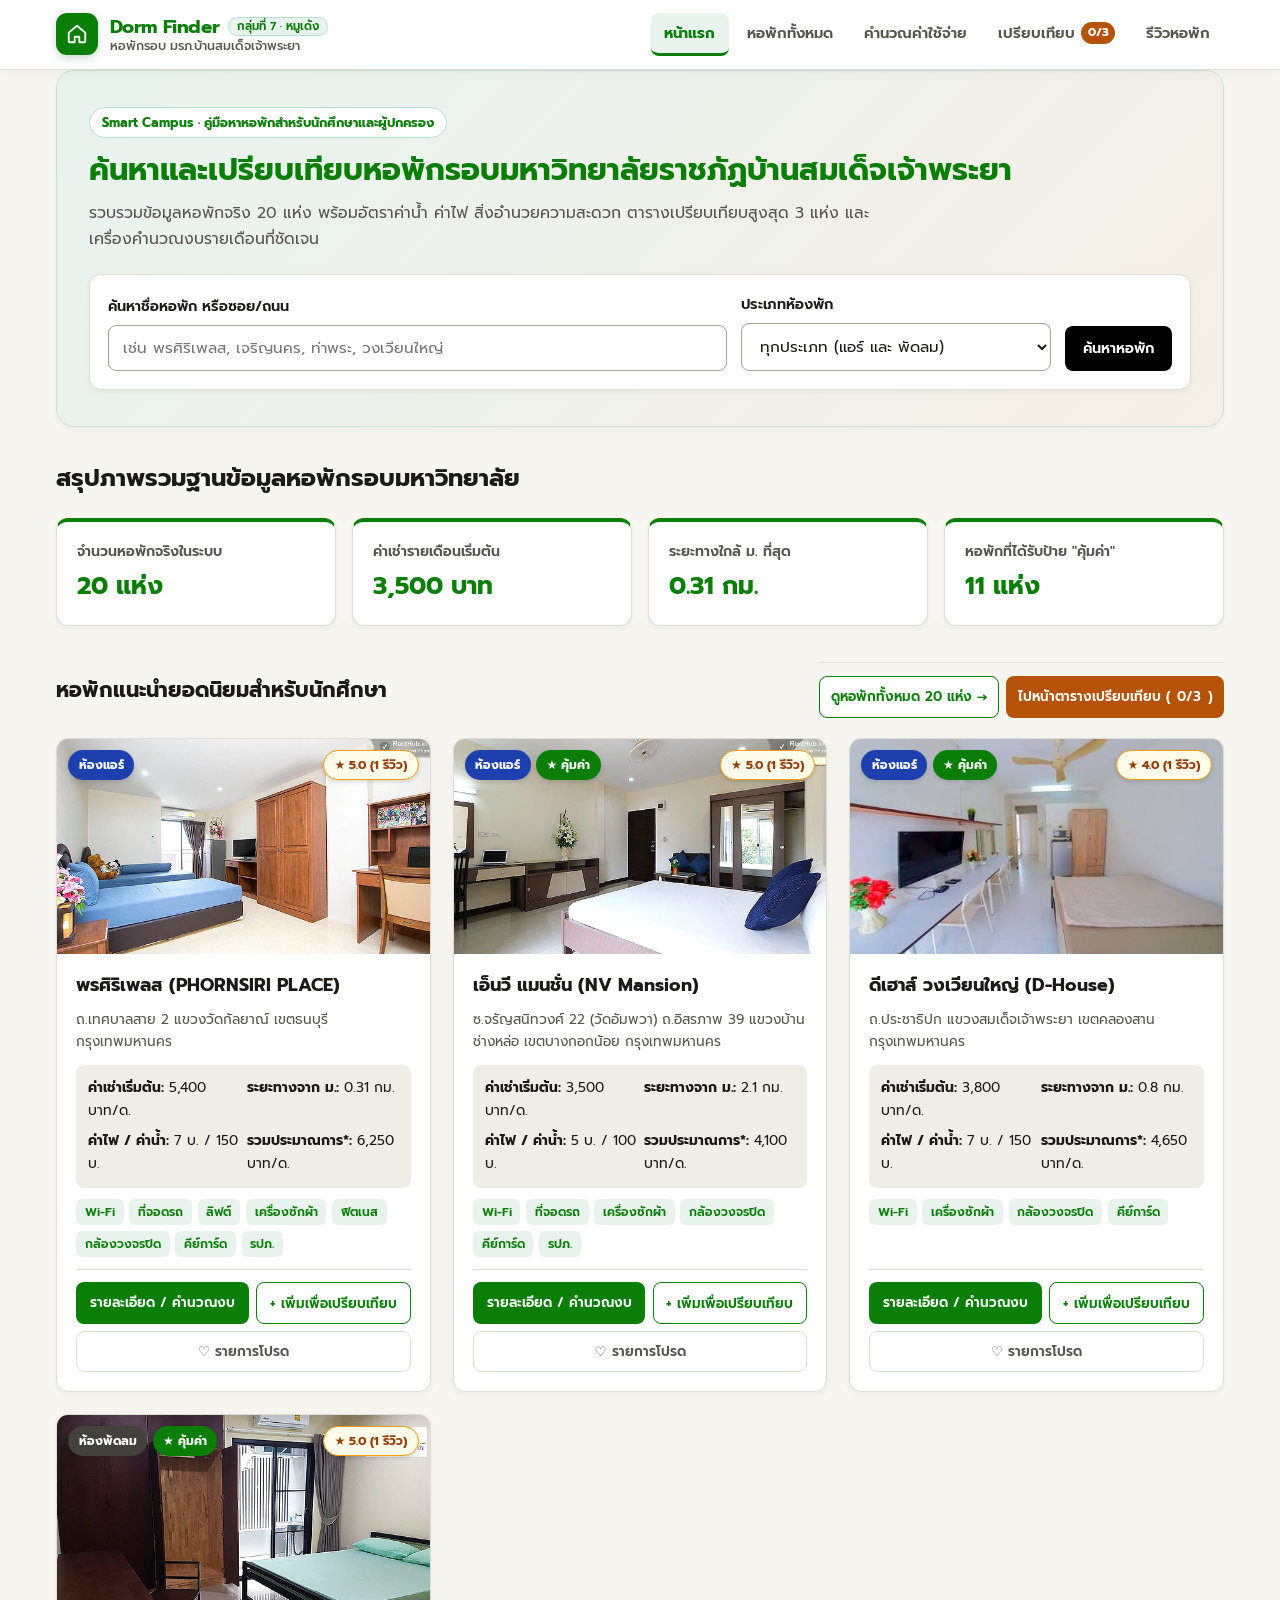
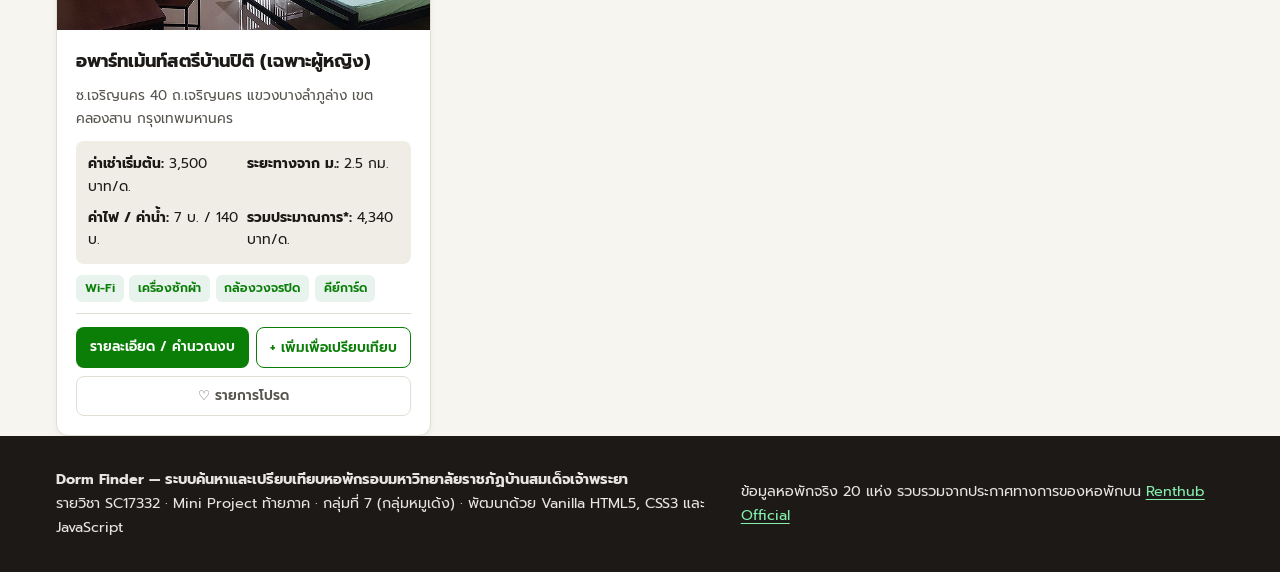
<file: index.html>
<!DOCTYPE html>
<html lang="th">
<head>
  <meta charset="UTF-8">
  <meta name="viewport" content="width=device-width, initial-scale=1.0">
  <meta name="description" content="ค้นหา เปรียบเทียบ และคำนวณค่าใช้จ่ายรายเดือนหอพักรอบมหาวิทยาลัยราชภัฏบ้านสมเด็จเจ้าพระยา">
  <title>Dorm Finder — หน้าแรก | ค้นหาและเปรียบเทียบหอพักรอบมหาวิทยาลัย</title>
  <link rel="preconnect" href="https://fonts.googleapis.com">
  <link rel="preconnect" href="https://fonts.gstatic.com" crossorigin>
  <link href="https://fonts.googleapis.com/css2?family=Prompt:wght@400;500;600;700&family=Sarabun:wght@400;600;700&display=swap" rel="stylesheet">
  <link rel="stylesheet" href="css/style.css">
</head>
<body>
  <a href="#main-content" class="skip-link">ข้ามไปยังเนื้อหาหลัก</a>
  <header class="site-header">
    <div class="container header-inner">
      <a href="index.html" class="brand-link">
        <span class="brand-mark" aria-hidden="true">
          <svg viewBox="0 0 24 24">
            <path d="M3 10.5L12 3l9 7.5V20a1 1 0 0 1-1 1h-5.5v-6h-5v6H4a1 1 0 0 1-1-1v-9.5z"/>
          </svg>
        </span>
        <span class="brand-text">
          <span class="brand-title-row">
            <span class="brand-name">Dorm Finder</span>
            <span class="brand-tag">กลุ่มที่ 7 · หมูเด้ง</span>
          </span>
          <span class="brand-sub">หอพักรอบ มรภ.บ้านสมเด็จเจ้าพระยา</span>
        </span>
      </a>
      <nav class="main-nav" aria-label="เมนูหลักของเว็บไซต์">
        <ul>
          <li><a href="index.html" class="nav-link" aria-current="page">หน้าแรก</a></li>
          <li><a href="dorms.html" class="nav-link">หอพักทั้งหมด</a></li>
          <li><a href="dorm.html" class="nav-link">คำนวณค่าใช้จ่าย</a></li>
          <li><a href="compare.html" class="nav-link">เปรียบเทียบ <span class="nav-compare-badge js-compare-count" aria-label="จำนวนหอที่เลือกเปรียบเทียบ">0/3</span></a></li>
          <li><a href="review.html" class="nav-link">รีวิวหอพัก</a></li>
        </ul>
      </nav>
    </div>
  </header>

  <main id="main-content" class="container">
    <section class="hero-section" aria-labelledby="hero-heading">
      <span class="hero-eyebrow">Smart Campus · คู่มือหาหอพักสำหรับนักศึกษาและผู้ปกครอง</span>
      <h1 id="hero-heading">ค้นหาและเปรียบเทียบหอพักรอบมหาวิทยาลัยราชภัฏบ้านสมเด็จเจ้าพระยา</h1>
      <p class="hero-subtitle">รวบรวมข้อมูลหอพักจริง 20 แห่ง พร้อมอัตราค่าน้ำ ค่าไฟ สิ่งอำนวยความสะดวก ตารางเปรียบเทียบสูงสุด 3 แห่ง และเครื่องคำนวณงบรายเดือนที่ชัดเจน</p>

      <form action="dorms.html" method="GET" class="hero-search-form" aria-label="ฟอร์มค้นหาหอพักด่วน">
        <div class="form-group">
          <label for="quick-q" class="form-label">ค้นหาชื่อหอพัก หรือซอย/ถนน</label>
          <input type="search" id="quick-q" name="q" class="form-control" placeholder="เช่น พรศิริเพลส, เจริญนคร, ท่าพระ, วงเวียนใหญ่">
        </div>
        <div class="form-group">
          <label for="quick-room-type" class="form-label">ประเภทห้องพัก</label>
          <select id="quick-room-type" name="roomType" class="form-control">
            <option value="all">ทุกประเภท (แอร์ และ พัดลม)</option>
            <option value="แอร์">ห้องแอร์ (16 แห่ง)</option>
            <option value="พัดลม">ห้องพัดลม (4 แห่ง)</option>
          </select>
        </div>
        <div class="form-group">
          <button type="submit" class="btn btn-tast">ค้นหาหอพัก</button>
        </div>
      </form>
    </section>

    <section aria-labelledby="stats-heading">
      <h2 id="stats-heading" class="section-header">สรุปภาพรวมฐานข้อมูลหอพักรอบมหาวิทยาลัย</h2>
      <div class="stats-grid">
        <article class="stat-card">
          <p class="stat-label">จำนวนหอพักจริงในระบบ</p>
          <p class="stat-value" id="stat-total-dorms">20 แห่ง</p>
        </article>
        <article class="stat-card">
          <p class="stat-label">ค่าเช่ารายเดือนเริ่มต้น</p>
          <p class="stat-value" id="stat-min-rent">3,500 บาท</p>
        </article>
        <article class="stat-card">
          <p class="stat-label">ระยะทางใกล้ ม. ที่สุด</p>
          <p class="stat-value" id="stat-min-distance">0.31 กม.</p>
        </article>
        <article class="stat-card">
          <p class="stat-label">หอพักที่ได้รับป้าย "คุ้มค่า"</p>
          <p class="stat-value" id="stat-value-count">11 แห่ง</p>
        </article>
      </div>
    </section>

    <div id="home-status-banner" class="status-banner info" role="status" aria-live="polite" hidden></div>

    <section aria-labelledby="featured-heading">
      <div class="section-header">
        <h2 id="featured-heading">หอพักแนะนำยอดนิยมสำหรับนักศึกษา</h2>
        <div class="dorm-card-actions">
          <a href="dorms.html" class="btn btn-outline">ดูหอพักทั้งหมด 20 แห่ง →</a>
          <a href="compare.html" class="btn btn-secondary">ไปหน้าตารางเปรียบเทียบ (<span class="js-compare-count">0/3</span>)</a>
        </div>
      </div>
      <div id="featured-dorms-grid" class="dorm-grid" aria-live="polite">
        <p>กำลังโหลดข้อมูลหอพักแนะนำ...</p>
      </div>
    </section>
  </main>

  <footer class="site-footer">
    <div class="container footer-inner">
      <div>
        <p><strong>Dorm Finder — ระบบค้นหาและเปรียบเทียบหอพักรอบมหาวิทยาลัยราชภัฏบ้านสมเด็จเจ้าพระยา</strong></p>
        <p>รายวิชา SC17332 · Mini Project ท้ายภาค · กลุ่มที่ 7 (กลุ่มหมูเด้ง) · พัฒนาด้วย Vanilla HTML5, CSS3 และ JavaScript</p>
      </div>
      <div>
        <p>ข้อมูลหอพักจริง 20 แห่ง รวบรวมจากประกาศทางการของหอพักบน <a href="https://www.renthub.in.th" target="_blank" rel="noopener noreferrer">Renthub Official</a></p>
      </div>
    </div>
  </footer>
  <script src="js/storage.js"></script>
  <script src="js/data-service.js"></script>
  <script src="js/index.js"></script>
</body>
</html>
</file>
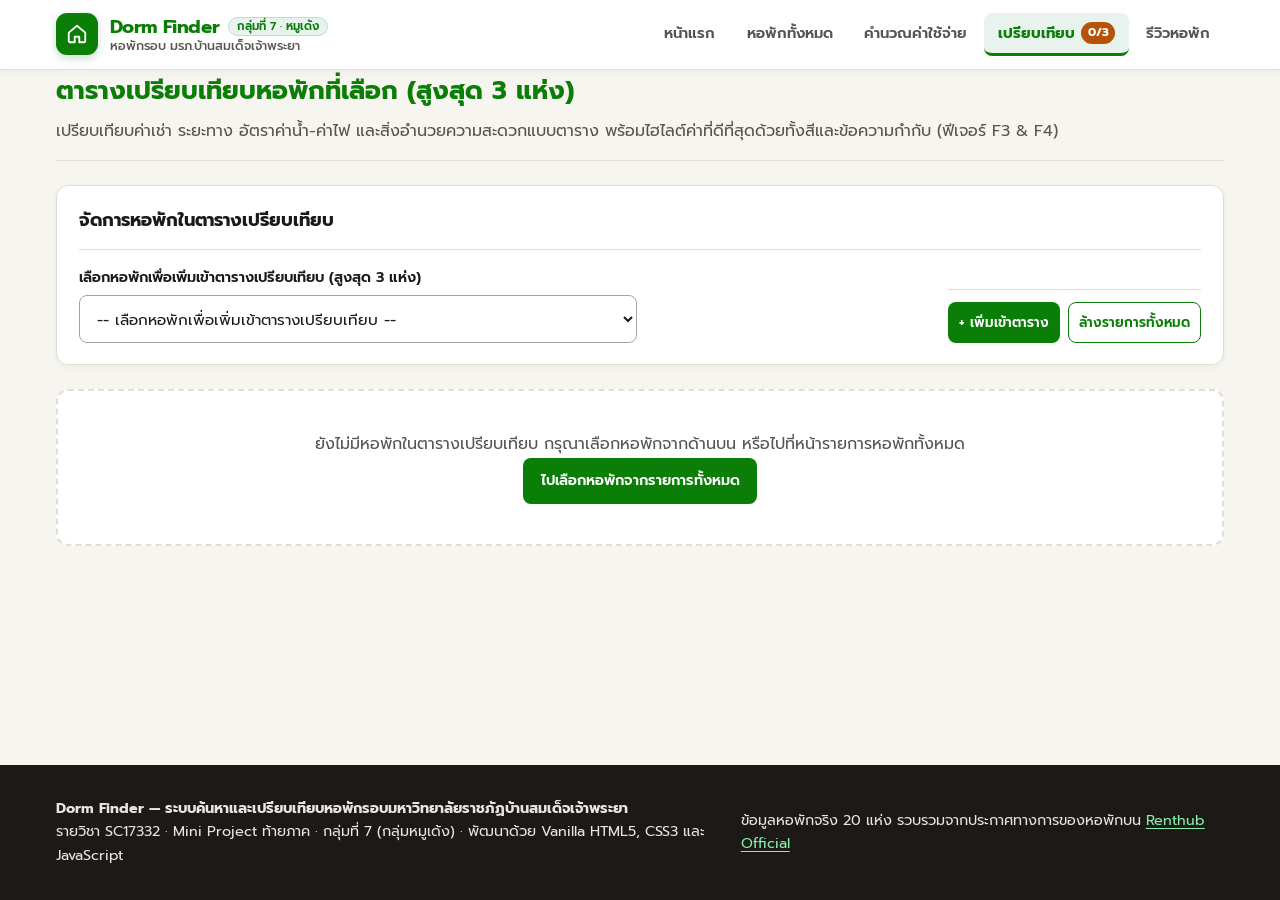
<file: compare.html>
<!DOCTYPE html>
<html lang="th">
<head>
  <meta charset="UTF-8">
  <meta name="viewport" content="width=device-width, initial-scale=1.0">
  <meta name="description" content="ตารางเปรียบเทียบหอพักสูงสุด 3 แห่ง พร้อมไฮไลต์ค่าที่ดีที่สุดของแต่ละแถวตามหลัก Accessibility">
  <title>Dorm Finder — ตารางเปรียบเทียบหอพัก (สูงสุด 3 แห่ง)</title>
  <link rel="preconnect" href="https://fonts.googleapis.com">
  <link rel="preconnect" href="https://fonts.gstatic.com" crossorigin>
  <link href="https://fonts.googleapis.com/css2?family=Prompt:wght@400;500;600;700&family=Sarabun:wght@400;600;700&display=swap" rel="stylesheet">
  <link rel="stylesheet" href="css/style.css">
</head>
<body>
  <a href="#main-content" class="skip-link">ข้ามไปยังเนื้อหาหลัก</a>
  <header class="site-header">
    <div class="container header-inner">
      <a href="index.html" class="brand-link">
        <span class="brand-mark" aria-hidden="true">
          <svg viewBox="0 0 24 24">
            <path d="M3 10.5L12 3l9 7.5V20a1 1 0 0 1-1 1h-5.5v-6h-5v6H4a1 1 0 0 1-1-1v-9.5z"/>
          </svg>
        </span>
        <span class="brand-text">
          <span class="brand-title-row">
            <span class="brand-name">Dorm Finder</span>
            <span class="brand-tag">กลุ่มที่ 7 · หมูเด้ง</span>
          </span>
          <span class="brand-sub">หอพักรอบ มรภ.บ้านสมเด็จเจ้าพระยา</span>
        </span>
      </a>
      <nav class="main-nav" aria-label="เมนูหลักของเว็บไซต์">
        <ul>
          <li><a href="index.html" class="nav-link">หน้าแรก</a></li>
          <li><a href="dorms.html" class="nav-link">หอพักทั้งหมด</a></li>
          <li><a href="dorm.html" class="nav-link">คำนวณค่าใช้จ่าย</a></li>
          <li><a href="compare.html" class="nav-link" aria-current="page">เปรียบเทียบ <span class="nav-compare-badge js-compare-count" aria-label="จำนวนหอที่เลือกเปรียบเทียบ">0/3</span></a></li>
          <li><a href="review.html" class="nav-link">รีวิวหอพัก</a></li>
        </ul>
      </nav>
    </div>
  </header>

  <main id="main-content" class="container">
    <div class="page-header">
      <h1>ตารางเปรียบเทียบหอพักที่เลือก (สูงสุด 3 แห่ง)</h1>
      <p>เปรียบเทียบค่าเช่า ระยะทาง อัตราค่าน้ำ-ค่าไฟ และสิ่งอำนวยความสะดวกแบบตาราง พร้อมไฮไลต์ค่าที่ดีที่สุดด้วยทั้งสีและข้อความกำกับ (ฟีเจอร์ F3 & F4)</p>
    </div>

    <section class="filter-panel" aria-labelledby="quick-add-heading">
      <h2 id="quick-add-heading" class="dorm-card-title">จัดการหอพักในตารางเปรียบเทียบ</h2>
      <div class="filter-actions">
        <div class="form-group">
          <label for="quick-add-dorm-select" class="form-label">เลือกหอพักเพื่อเพิ่มเข้าตารางเปรียบเทียบ (สูงสุด 3 แห่ง)</label>
          <select id="quick-add-dorm-select" class="form-control"></select>
        </div>
        <div class="dorm-card-actions">
          <button type="button" id="quick-add-dorm-btn" class="btn btn-primary">+ เพิ่มเข้าตาราง</button>
          <button type="button" id="clear-compare-btn" class="btn btn-outline">ล้างรายการทั้งหมด</button>
        </div>
      </div>
    </section>

    <div id="compare-status-banner" class="status-banner info" role="status" aria-live="polite" hidden></div>

    <section id="compare-table-wrapper" aria-label="พื้นที่แสดงตารางเปรียบเทียบหอพัก" aria-live="polite">
      <p>กำลังสร้างตารางเปรียบเทียบ...</p>
    </section>
  </main>

  <footer class="site-footer">
    <div class="container footer-inner">
      <div>
        <p><strong>Dorm Finder — ระบบค้นหาและเปรียบเทียบหอพักรอบมหาวิทยาลัยราชภัฏบ้านสมเด็จเจ้าพระยา</strong></p>
        <p>รายวิชา SC17332 · Mini Project ท้ายภาค · กลุ่มที่ 7 (กลุ่มหมูเด้ง) · พัฒนาด้วย Vanilla HTML5, CSS3 และ JavaScript</p>
      </div>
      <div>
        <p>ข้อมูลหอพักจริง 20 แห่ง รวบรวมจากประกาศทางการของหอพักบน <a href="https://www.renthub.in.th" target="_blank" rel="noopener noreferrer">Renthub Official</a></p>
      </div>
    </div>
  </footer>
  <script src="js/storage.js"></script>
  <script src="js/data-service.js"></script>
  <script src="js/compare.js"></script>
</body>
</html>
</file>
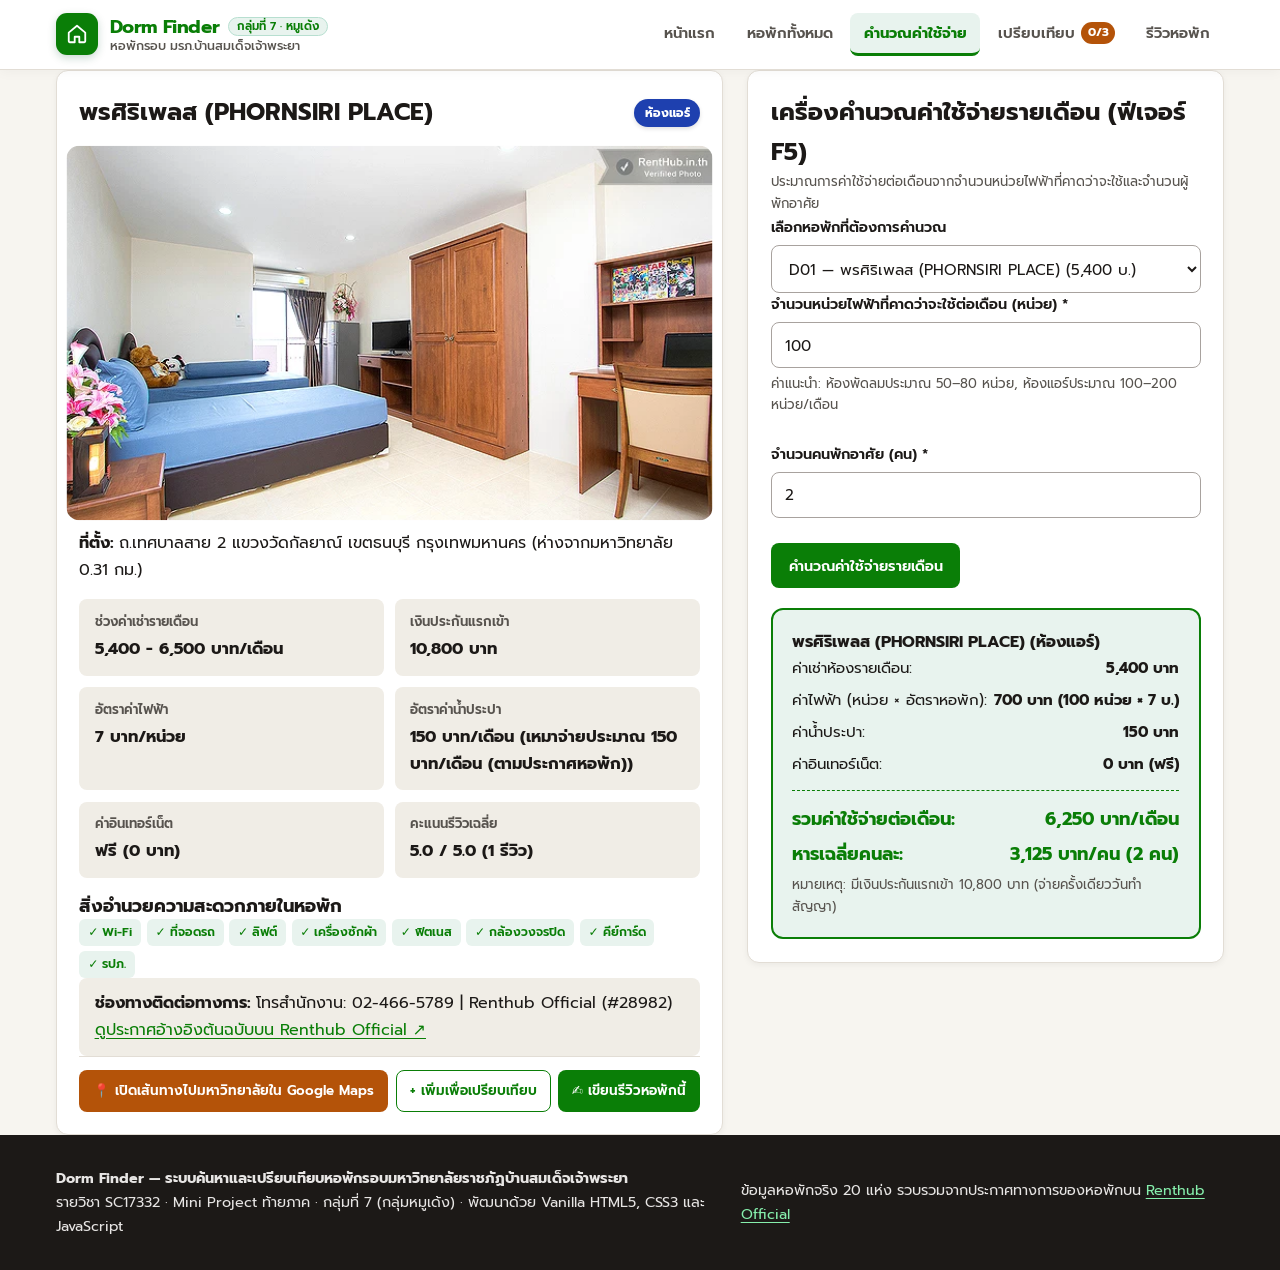
<file: dorm.html>
<!DOCTYPE html>
<html lang="th">
<head>
  <meta charset="UTF-8">
  <meta name="viewport" content="width=device-width, initial-scale=1.0">
  <meta name="description" content="รายละเอียดหอพักและเครื่องคำนวณค่าใช้จ่ายรายเดือนตามจำนวนหน่วยไฟและจำนวนคนพัก">
  <title>Dorm Finder — รายละเอียดหอพักและเครื่องคำนวณค่าใช้จ่ายรายเดือน</title>
  <link rel="preconnect" href="https://fonts.googleapis.com">
  <link rel="preconnect" href="https://fonts.gstatic.com" crossorigin>
  <link href="https://fonts.googleapis.com/css2?family=Prompt:wght@400;500;600;700&family=Sarabun:wght@400;600;700&display=swap" rel="stylesheet">
  <link rel="stylesheet" href="css/style.css">
</head>
<body>
  <a href="#main-content" class="skip-link">ข้ามไปยังเนื้อหาหลัก</a>
  <header class="site-header">
    <div class="container header-inner">
      <a href="index.html" class="brand-link">
        <span class="brand-mark" aria-hidden="true">
          <svg viewBox="0 0 24 24">
            <path d="M3 10.5L12 3l9 7.5V20a1 1 0 0 1-1 1h-5.5v-6h-5v6H4a1 1 0 0 1-1-1v-9.5z"/>
          </svg>
        </span>
        <span class="brand-text">
          <span class="brand-title-row">
            <span class="brand-name">Dorm Finder</span>
            <span class="brand-tag">กลุ่มที่ 7 · หมูเด้ง</span>
          </span>
          <span class="brand-sub">หอพักรอบ มรภ.บ้านสมเด็จเจ้าพระยา</span>
        </span>
      </a>
      <nav class="main-nav" aria-label="เมนูหลักของเว็บไซต์">
        <ul>
          <li><a href="index.html" class="nav-link">หน้าแรก</a></li>
          <li><a href="dorms.html" class="nav-link">หอพักทั้งหมด</a></li>
          <li><a href="dorm.html" class="nav-link" aria-current="page">คำนวณค่าใช้จ่าย</a></li>
          <li><a href="compare.html" class="nav-link">เปรียบเทียบ <span class="nav-compare-badge js-compare-count" aria-label="จำนวนหอที่เลือกเปรียบเทียบ">0/3</span></a></li>
          <li><a href="review.html" class="nav-link">รีวิวหอพัก</a></li>
        </ul>
      </nav>
    </div>
  </header>

  <main id="main-content" class="container">
    <div id="detail-status-banner" class="status-banner info" role="status" aria-live="polite" hidden></div>

    <div class="detail-layout">
      <article id="dorm-detail-content" class="detail-card" aria-live="polite">
        <h1>กำลังโหลดข้อมูลรายละเอียดหอพัก...</h1>
      </article>

      <section class="calculator-card" aria-labelledby="calc-heading">
        <h2 id="calc-heading">เครื่องคำนวณค่าใช้จ่ายรายเดือน (ฟีเจอร์ F5)</h2>
        <p class="field-hint">ประมาณการค่าใช้จ่ายต่อเดือนจากจำนวนหน่วยไฟฟ้าที่คาดว่าจะใช้และจำนวนผู้พักอาศัย</p>

        <form id="cost-calculator-form" novalidate>
          <div class="form-group">
            <label for="calc-dorm-select" class="form-label">เลือกหอพักที่ต้องการคำนวณ</label>
            <select id="calc-dorm-select" class="form-control"></select>
          </div>

          <div class="form-group">
            <label for="elec-units" class="form-label">จำนวนหน่วยไฟฟ้าที่คาดว่าจะใช้ต่อเดือน (หน่วย) *</label>
            <input type="number" id="elec-units" class="form-control" min="0" max="3000" step="10" value="100" required aria-describedby="elec-hint elec-error">
            <span id="elec-hint" class="field-hint">ค่าแนะนำ: ห้องพัดลมประมาณ 50–80 หน่วย, ห้องแอร์ประมาณ 100–200 หน่วย/เดือน</span>
            <p id="elec-error" class="error-message" role="alert" aria-live="assertive"></p>
          </div>

          <div class="form-group">
            <label for="roommates-count" class="form-label">จำนวนคนพักอาศัย (คน) *</label>
            <input type="number" id="roommates-count" class="form-control" min="1" max="10" step="1" value="2" required aria-describedby="roommates-error">
            <p id="roommates-error" class="error-message" role="alert" aria-live="assertive"></p>
          </div>

          <button type="submit" class="btn btn-primary">คำนวณค่าใช้จ่ายรายเดือน</button>
        </form>

        <div class="calc-result-box" aria-live="polite">
          <p><strong id="res-dorm-name">กำลังคำนวณ...</strong></p>
          <ul class="calc-breakdown">
            <li><span>ค่าเช่าห้องรายเดือน:</span> <strong id="res-rent">-</strong></li>
            <li><span>ค่าไฟฟ้า (หน่วย × อัตราหอพัก):</span> <strong id="res-elec">-</strong></li>
            <li><span>ค่าน้ำประปา:</span> <strong id="res-water">-</strong></li>
            <li><span>ค่าอินเทอร์เน็ต:</span> <strong id="res-internet">-</strong></li>
          </ul>
          <div class="calc-total-row">
            <span>รวมค่าใช้จ่ายต่อเดือน:</span>
            <span id="res-total-monthly">-</span>
          </div>
          <div class="calc-total-row">
            <span>หารเฉลี่ยคนละ:</span>
            <span id="res-per-person">-</span>
          </div>
          <p id="res-deposit-note" class="field-hint"></p>
        </div>
      </section>
    </div>
  </main>

  <footer class="site-footer">
    <div class="container footer-inner">
      <div>
        <p><strong>Dorm Finder — ระบบค้นหาและเปรียบเทียบหอพักรอบมหาวิทยาลัยราชภัฏบ้านสมเด็จเจ้าพระยา</strong></p>
        <p>รายวิชา SC17332 · Mini Project ท้ายภาค · กลุ่มที่ 7 (กลุ่มหมูเด้ง) · พัฒนาด้วย Vanilla HTML5, CSS3 และ JavaScript</p>
      </div>
      <div>
        <p>ข้อมูลหอพักจริง 20 แห่ง รวบรวมจากประกาศทางการของหอพักบน <a href="https://www.renthub.in.th" target="_blank" rel="noopener noreferrer">Renthub Official</a></p>
      </div>
    </div>
  </footer>
  <script src="js/storage.js"></script>
  <script src="js/data-service.js"></script>
  <script src="js/dorm-detail.js"></script>
</body>
</html>
</file>
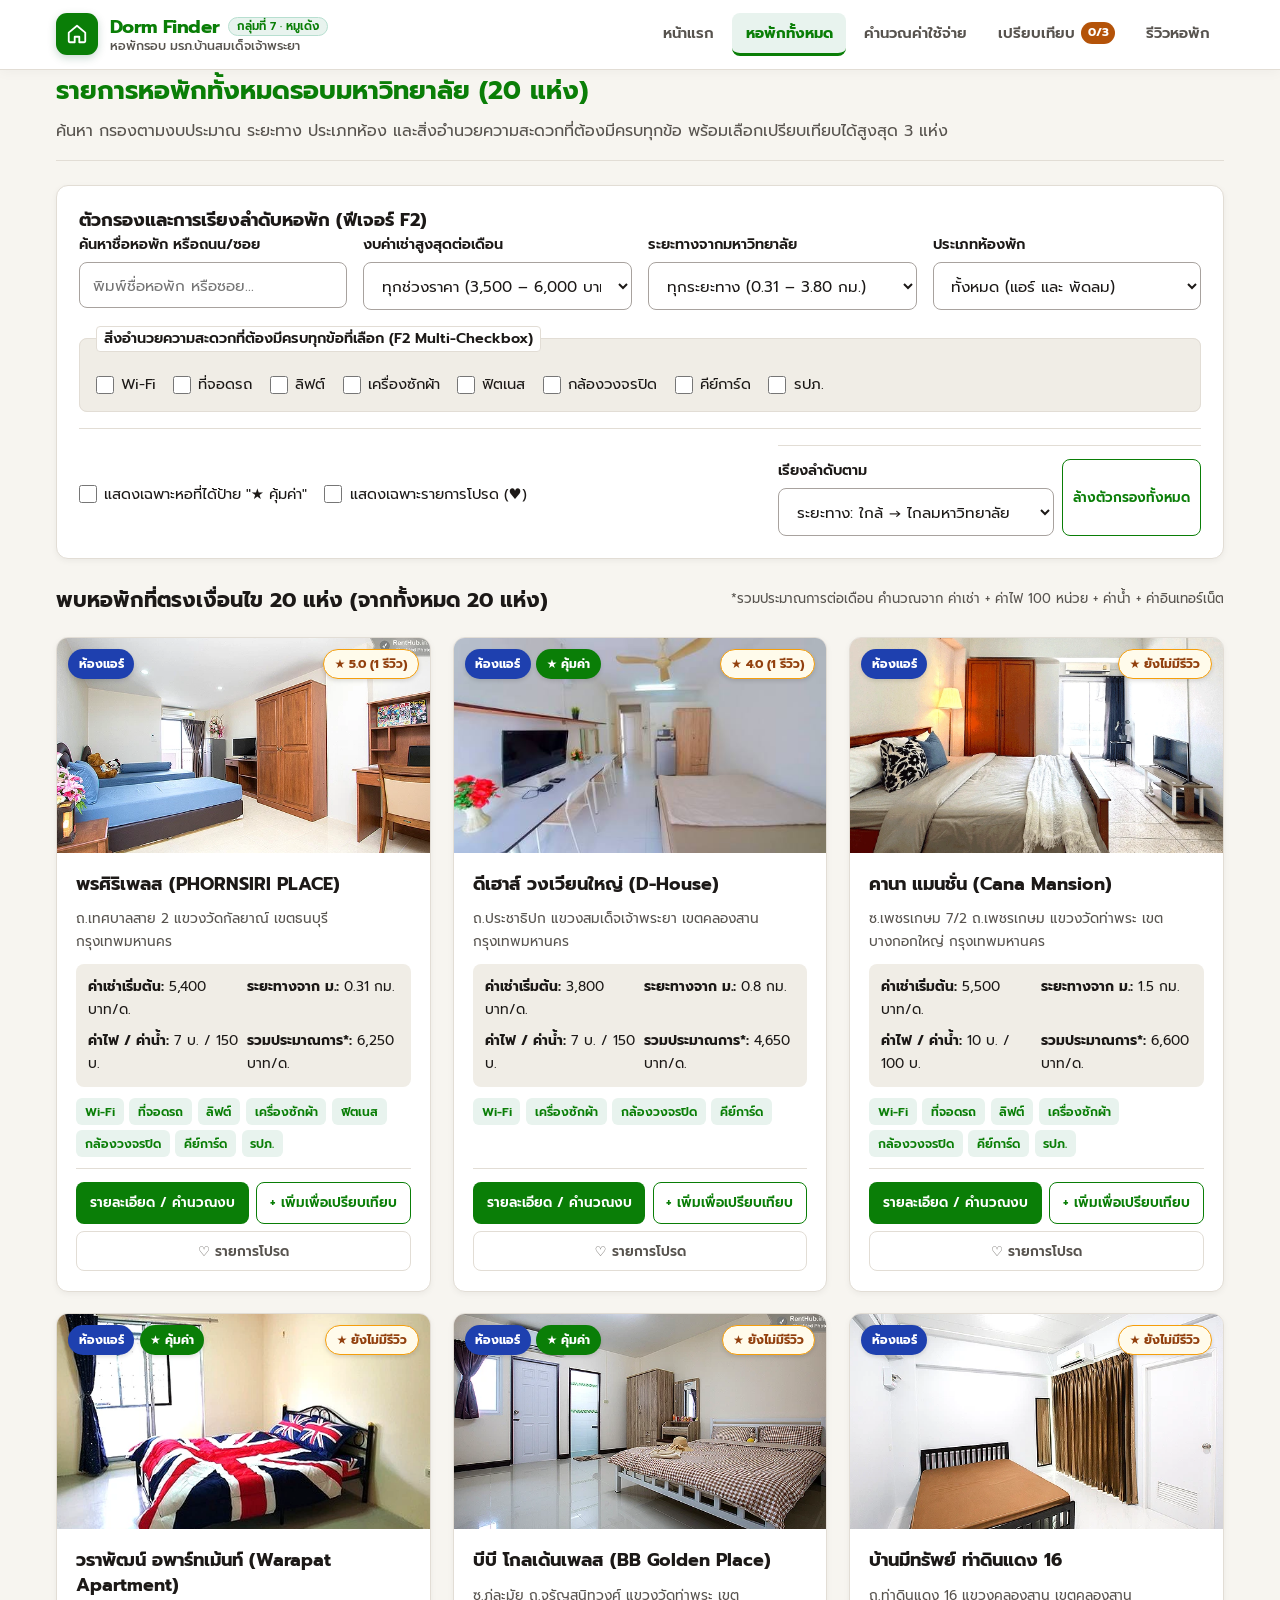
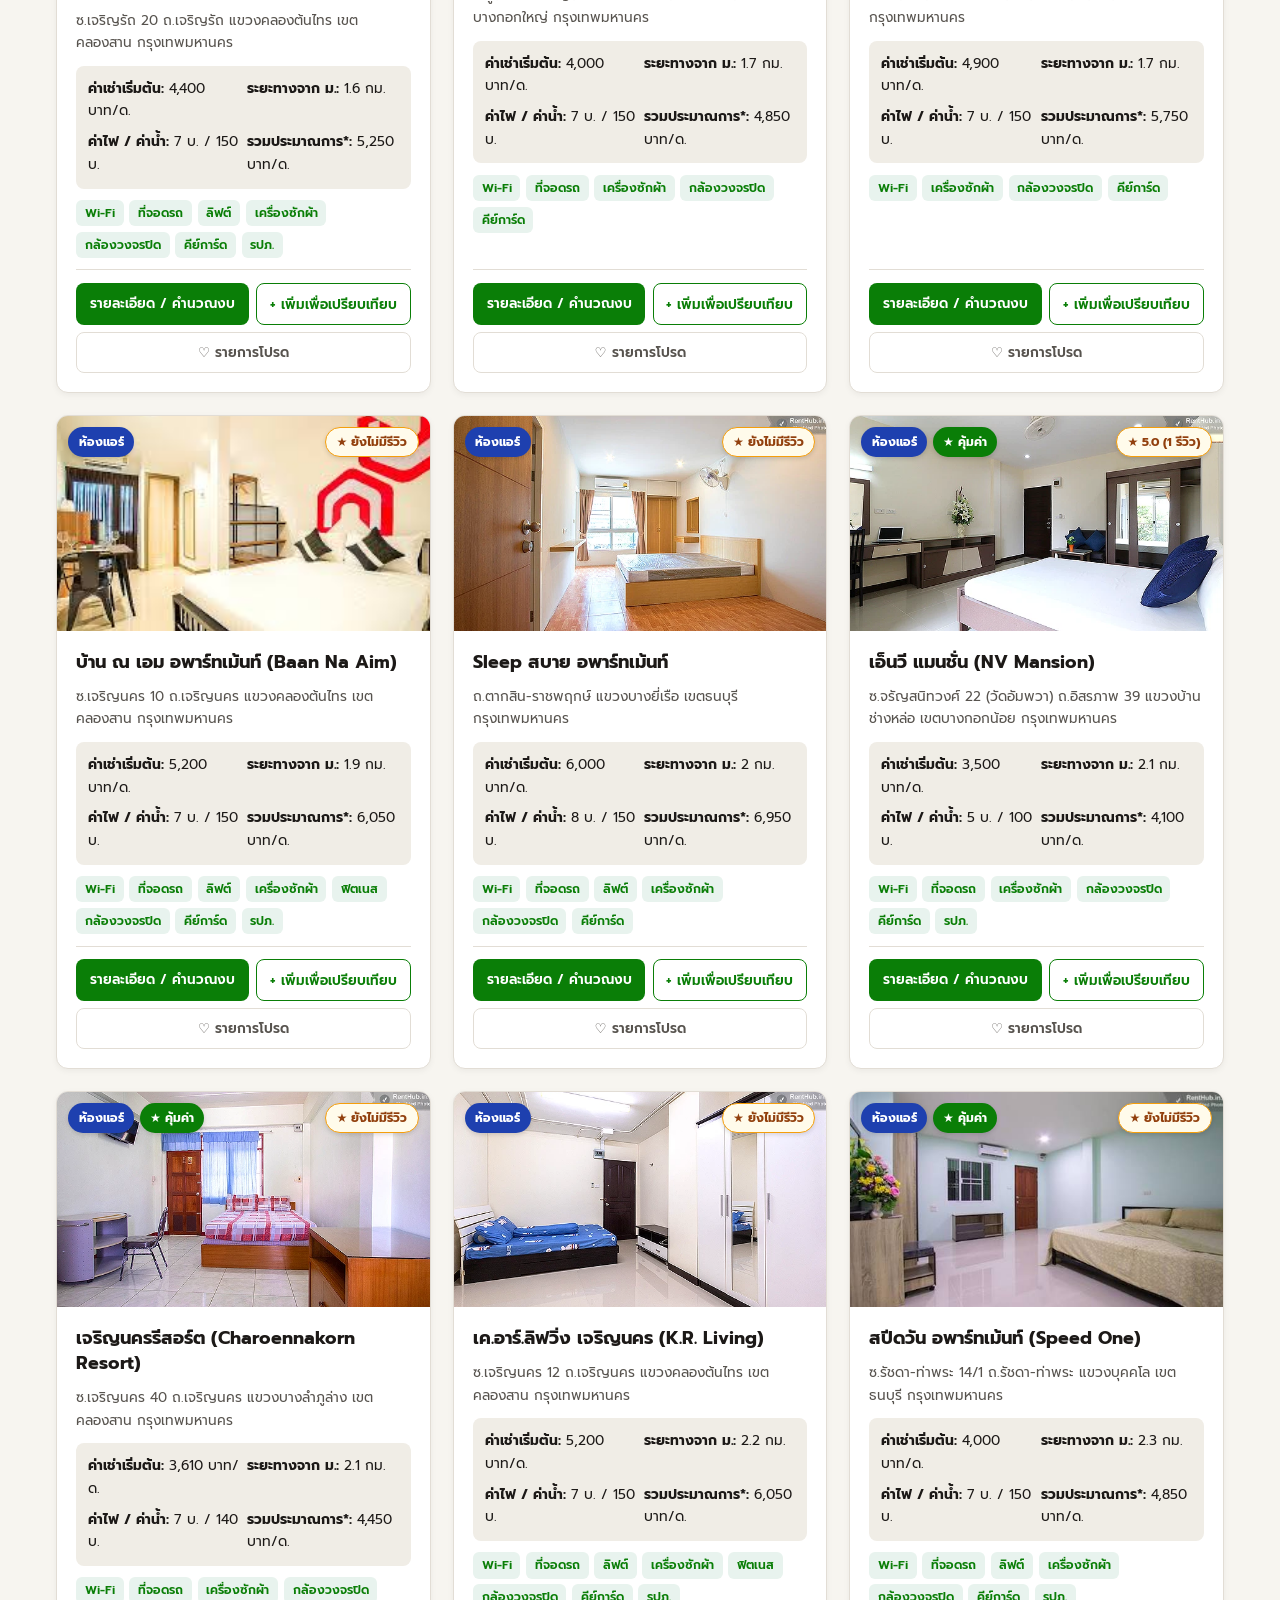
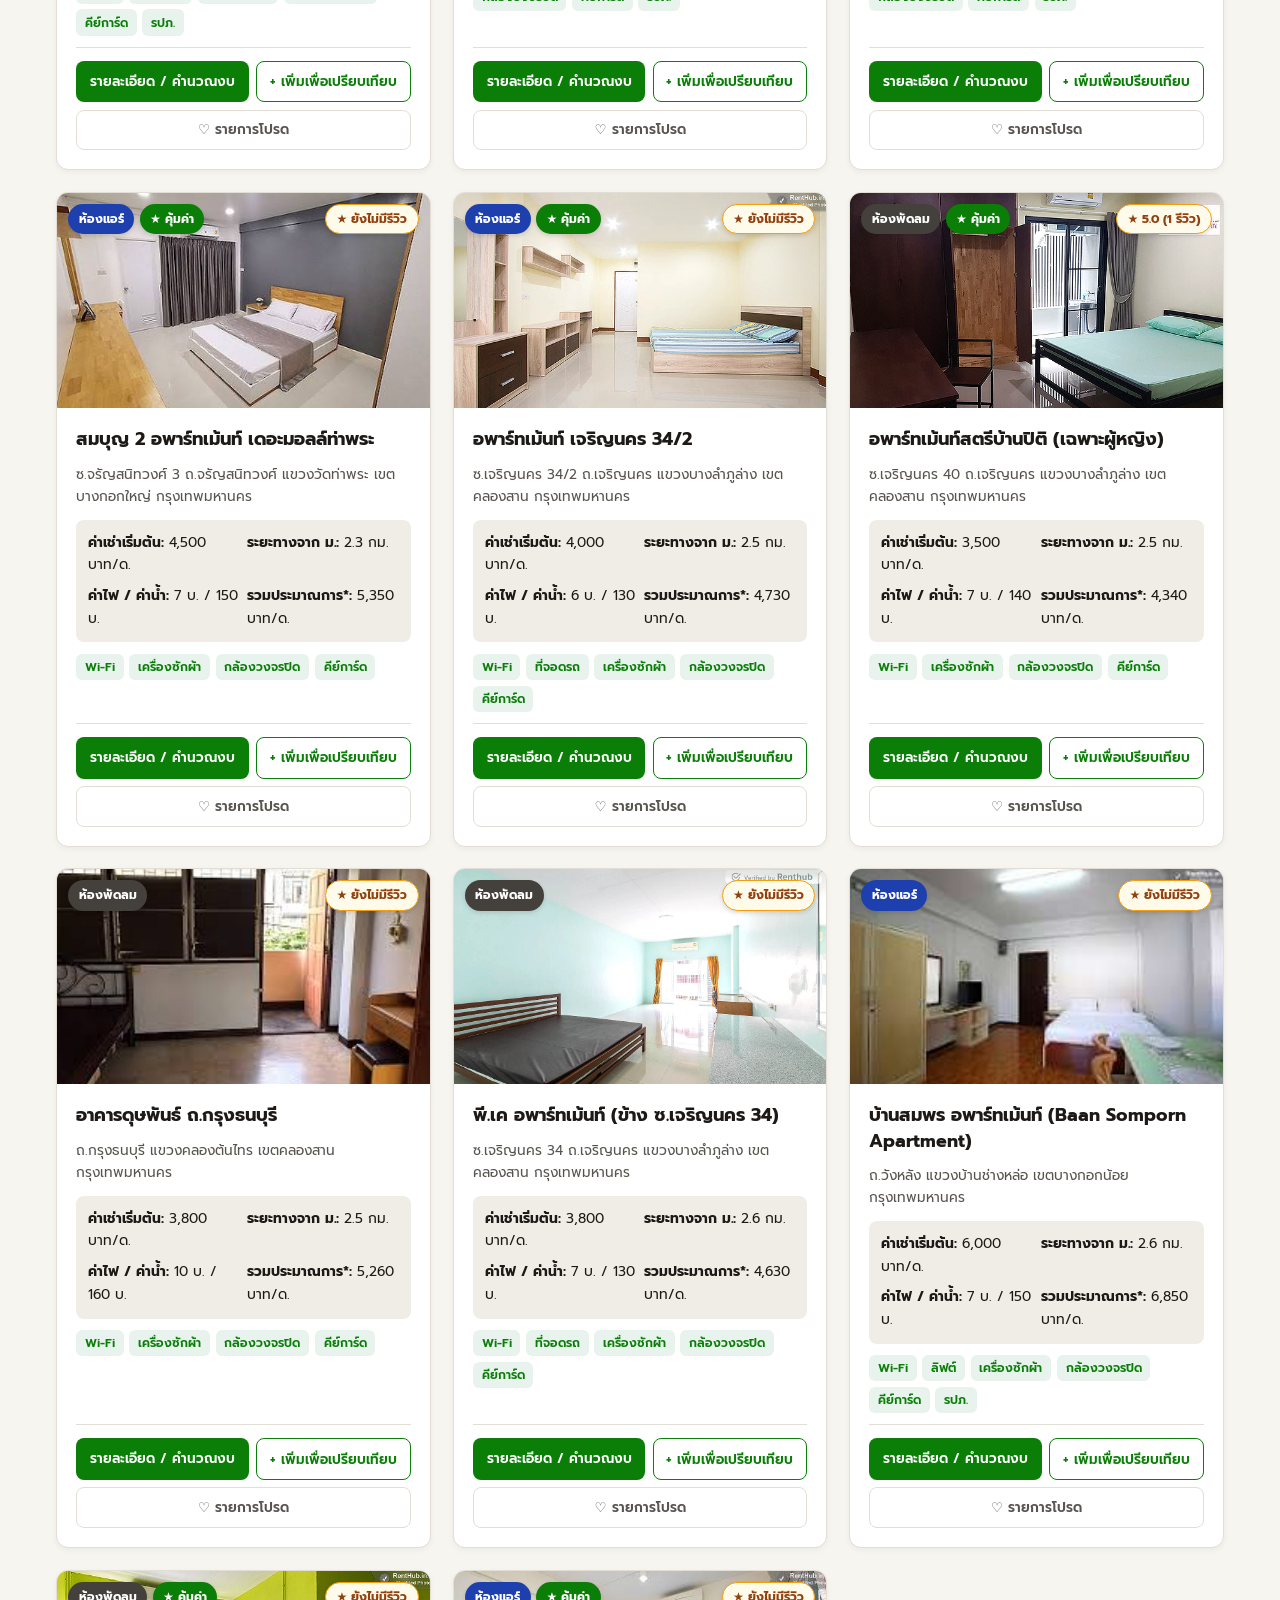
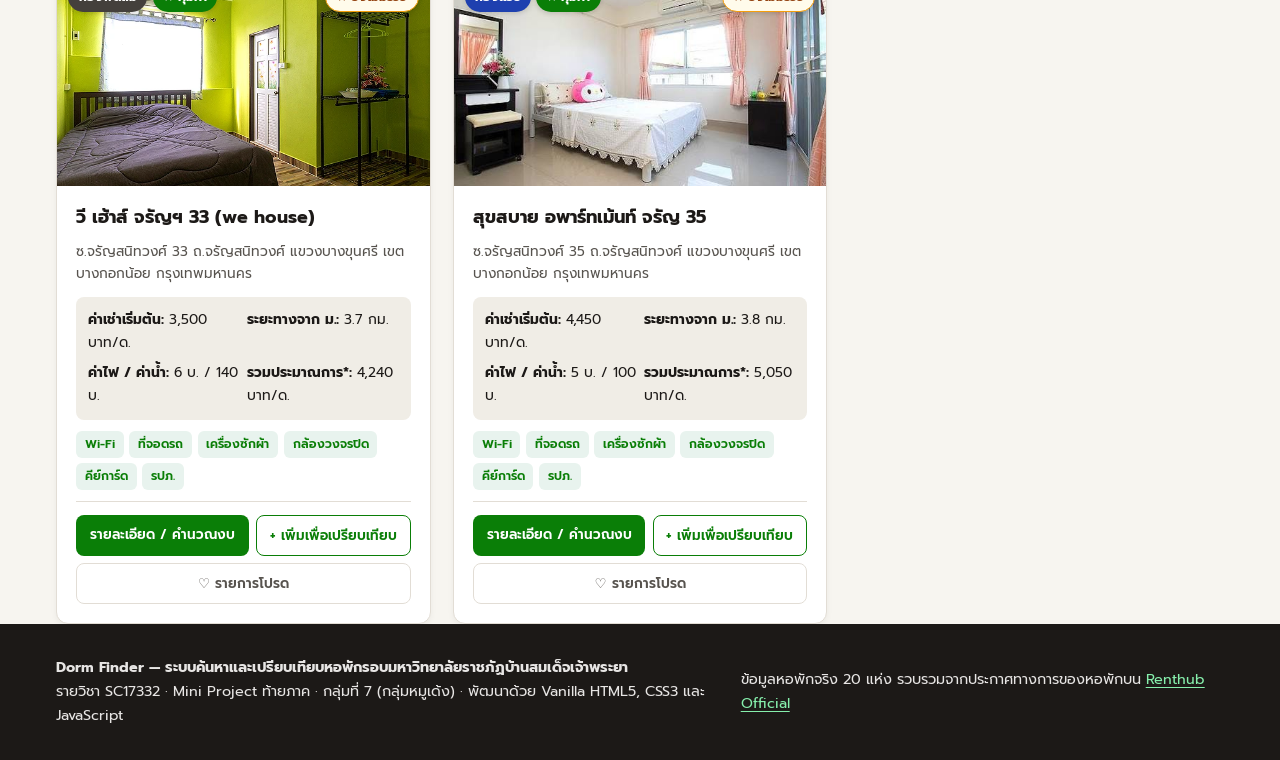
<file: dorms.html>
<!DOCTYPE html>
<html lang="th">
<head>
  <meta charset="UTF-8">
  <meta name="viewport" content="width=device-width, initial-scale=1.0">
  <meta name="description" content="รายการหอพักทั้งหมด 20 แห่งรอบมหาวิทยาลัย พร้อมตัวกรองช่วงราคา ระยะทาง ประเภทห้อง และสิ่งอำนวยความสะดวก">
  <title>Dorm Finder — รายการหอพักทั้งหมดและตัวกรองละเอียด</title>
  <link rel="preconnect" href="https://fonts.googleapis.com">
  <link rel="preconnect" href="https://fonts.gstatic.com" crossorigin>
  <link href="https://fonts.googleapis.com/css2?family=Prompt:wght@400;500;600;700&family=Sarabun:wght@400;600;700&display=swap" rel="stylesheet">
  <link rel="stylesheet" href="css/style.css">
</head>
<body>
  <a href="#main-content" class="skip-link">ข้ามไปยังเนื้อหาหลัก</a>
  <header class="site-header">
    <div class="container header-inner">
      <a href="index.html" class="brand-link">
        <span class="brand-mark" aria-hidden="true">
          <svg viewBox="0 0 24 24">
            <path d="M3 10.5L12 3l9 7.5V20a1 1 0 0 1-1 1h-5.5v-6h-5v6H4a1 1 0 0 1-1-1v-9.5z"/>
          </svg>
        </span>
        <span class="brand-text">
          <span class="brand-title-row">
            <span class="brand-name">Dorm Finder</span>
            <span class="brand-tag">กลุ่มที่ 7 · หมูเด้ง</span>
          </span>
          <span class="brand-sub">หอพักรอบ มรภ.บ้านสมเด็จเจ้าพระยา</span>
        </span>
      </a>
      <nav class="main-nav" aria-label="เมนูหลักของเว็บไซต์">
        <ul>
          <li><a href="index.html" class="nav-link">หน้าแรก</a></li>
          <li><a href="dorms.html" class="nav-link" aria-current="page">หอพักทั้งหมด</a></li>
          <li><a href="dorm.html" class="nav-link">คำนวณค่าใช้จ่าย</a></li>
          <li><a href="compare.html" class="nav-link">เปรียบเทียบ <span class="nav-compare-badge js-compare-count" aria-label="จำนวนหอที่เลือกเปรียบเทียบ">0/3</span></a></li>
          <li><a href="review.html" class="nav-link">รีวิวหอพัก</a></li>
        </ul>
      </nav>
    </div>
  </header>

  <main id="main-content" class="container">
    <div class="page-header">
      <h1>รายการหอพักทั้งหมดรอบมหาวิทยาลัย (20 แห่ง)</h1>
      <p>ค้นหา กรองตามงบประมาณ ระยะทาง ประเภทห้อง และสิ่งอำนวยความสะดวกที่ต้องมีครบทุกข้อ พร้อมเลือกเปรียบเทียบได้สูงสุด 3 แห่ง</p>
    </div>

    <section class="filter-panel" aria-labelledby="filter-heading">
      <h2 id="filter-heading" class="dorm-card-title">ตัวกรองและการเรียงลำดับหอพัก (ฟีเจอร์ F2)</h2>
      <form id="dorm-filter-form" novalidate>
        <div class="filter-grid">
          <div class="form-group">
            <label for="search-keyword" class="form-label">ค้นหาชื่อหอพัก หรือถนน/ซอย</label>
            <input type="search" id="search-keyword" name="q" class="form-control" placeholder="พิมพ์ชื่อหอพัก หรือซอย...">
          </div>

          <div class="form-group">
            <label for="filter-max-rent" class="form-label">งบค่าเช่าสูงสุดต่อเดือน</label>
            <select id="filter-max-rent" class="form-control">
              <option value="all">ทุกช่วงราคา (3,500 – 6,000 บาท)</option>
              <option value="3800">ไม่เกิน 3,800 บาท/เดือน</option>
              <option value="4500">ไม่เกิน 4,500 บาท/เดือน</option>
              <option value="5200">ไม่เกิน 5,200 บาท/เดือน</option>
              <option value="6000">ไม่เกิน 6,000 บาท/เดือน</option>
            </select>
          </div>

          <div class="form-group">
            <label for="filter-max-distance" class="form-label">ระยะทางจากมหาวิทยาลัย</label>
            <select id="filter-max-distance" class="form-control">
              <option value="all">ทุกระยะทาง (0.31 – 3.80 กม.)</option>
              <option value="1">ไม่เกิน 1.0 กม. (เดินไปเรียนได้)</option>
              <option value="2">ไม่เกิน 2.0 กม.</option>
              <option value="2.5">ไม่เกิน 2.5 กม.</option>
              <option value="4">ไม่เกิน 4.0 กม.</option>
            </select>
          </div>

          <div class="form-group">
            <label for="filter-room-type" class="form-label">ประเภทห้องพัก</label>
            <select id="filter-room-type" class="form-control">
              <option value="all">ทั้งหมด (แอร์ และ พัดลม)</option>
              <option value="แอร์">ห้องแอร์</option>
              <option value="พัดลม">ห้องพัดลม</option>
            </select>
          </div>
        </div>

        <fieldset>
          <legend>สิ่งอำนวยความสะดวกที่ต้องมีครบทุกข้อที่เลือก (F2 Multi-Checkbox)</legend>
          <div class="checkbox-grid">
            <label class="check-label"><input type="checkbox" name="facility" value="Wi-Fi"> Wi-Fi</label>
            <label class="check-label"><input type="checkbox" name="facility" value="ที่จอดรถ"> ที่จอดรถ</label>
            <label class="check-label"><input type="checkbox" name="facility" value="ลิฟต์"> ลิฟต์</label>
            <label class="check-label"><input type="checkbox" name="facility" value="เครื่องซักผ้า"> เครื่องซักผ้า</label>
            <label class="check-label"><input type="checkbox" name="facility" value="ฟิตเนส"> ฟิตเนส</label>
            <label class="check-label"><input type="checkbox" name="facility" value="กล้องวงจรปิด"> กล้องวงจรปิด</label>
            <label class="check-label"><input type="checkbox" name="facility" value="คีย์การ์ด"> คีย์การ์ด</label>
            <label class="check-label"><input type="checkbox" name="facility" value="รปภ."> รปภ.</label>
          </div>
        </fieldset>

        <div class="filter-actions">
          <div class="checkbox-grid">
            <label class="check-label">
              <input type="checkbox" id="filter-only-value"> แสดงเฉพาะหอที่ได้ป้าย "★ คุ้มค่า"
            </label>
            <label class="check-label">
              <input type="checkbox" id="filter-only-fav"> แสดงเฉพาะรายการโปรด (♥)
            </label>
          </div>

          <div class="dorm-card-actions">
            <div class="form-group">
              <label for="sort-by" class="form-label">เรียงลำดับตาม</label>
              <select id="sort-by" class="form-control">
                <option value="distance-asc">ระยะทาง: ใกล้ → ไกลมหาวิทยาลัย</option>
                <option value="rent-asc">ค่าเช่า: ถูก → แพง</option>
                <option value="rent-desc">ค่าเช่า: แพง → ถูก</option>
                <option value="estimated-asc">ค่าใช้จ่ายรวมประมาณการ: ต่ำ → สูง</option>
                <option value="rating-desc">คะแนนรีวิวเฉลี่ย: สูง → ต่ำ</option>
              </select>
            </div>
            <button type="button" id="reset-filters-btn" class="btn btn-outline">ล้างตัวกรองทั้งหมด</button>
          </div>
        </div>
      </form>
    </section>

    <div id="dorms-status-banner" class="status-banner info" role="status" aria-live="polite" hidden></div>

    <section aria-labelledby="results-heading">
      <div class="section-header">
        <h2 id="results-heading"><span id="filter-result-count">กำลังโหลดรายการหอพัก...</span></h2>
        <p class="field-hint">*รวมประมาณการต่อเดือน คำนวณจาก ค่าเช่า + ค่าไฟ 100 หน่วย + ค่าน้ำ + ค่าอินเทอร์เน็ต</p>
      </div>
      <div id="dorms-grid-container" class="dorm-grid" aria-live="polite"></div>
    </section>
  </main>

  <footer class="site-footer">
    <div class="container footer-inner">
      <div>
        <p><strong>Dorm Finder — ระบบค้นหาและเปรียบเทียบหอพักรอบมหาวิทยาลัยราชภัฏบ้านสมเด็จเจ้าพระยา</strong></p>
        <p>รายวิชา SC17332 · Mini Project ท้ายภาค · กลุ่มที่ 7 (กลุ่มหมูเด้ง) · พัฒนาด้วย Vanilla HTML5, CSS3 และ JavaScript</p>
      </div>
      <div>
        <p>ข้อมูลหอพักจริง 20 แห่ง รวบรวมจากประกาศทางการของหอพักบน <a href="https://www.renthub.in.th" target="_blank" rel="noopener noreferrer">Renthub Official</a></p>
      </div>
    </div>
  </footer>
  <script src="js/storage.js"></script>
  <script src="js/data-service.js"></script>
  <script src="js/dorms.js"></script>
</body>
</html>
</file>
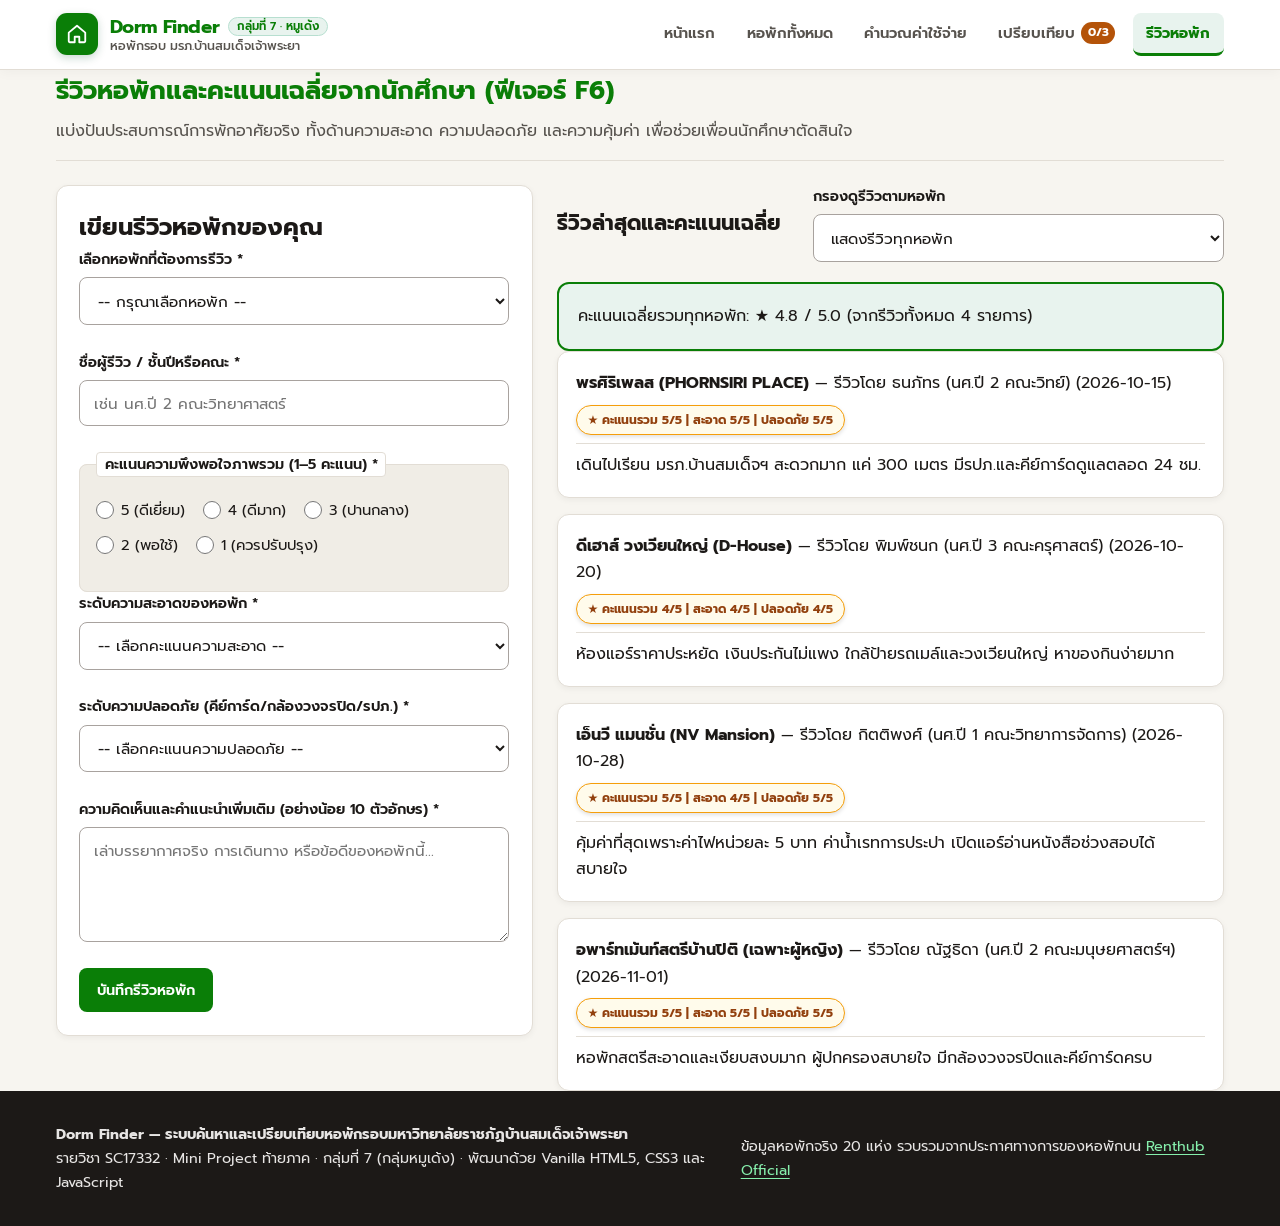
<file: review.html>
<!DOCTYPE html>
<html lang="th">
<head>
  <meta charset="UTF-8">
  <meta name="viewport" content="width=device-width, initial-scale=1.0">
  <meta name="description" content="ฟอร์มรีวิวหอพักและดูคะแนนเฉลี่ยความสะอาด ความปลอดภัย จากผู้พักอาศัยจริง">
  <title>Dorm Finder — รีวิวหอพักและคะแนนเฉลี่ย</title>
  <link rel="preconnect" href="https://fonts.googleapis.com">
  <link rel="preconnect" href="https://fonts.gstatic.com" crossorigin>
  <link href="https://fonts.googleapis.com/css2?family=Prompt:wght@400;500;600;700&family=Sarabun:wght@400;600;700&display=swap" rel="stylesheet">
  <link rel="stylesheet" href="css/style.css">
</head>
<body>
  <a href="#main-content" class="skip-link">ข้ามไปยังเนื้อหาหลัก</a>
  <header class="site-header">
    <div class="container header-inner">
      <a href="index.html" class="brand-link">
        <span class="brand-mark" aria-hidden="true">
          <svg viewBox="0 0 24 24">
            <path d="M3 10.5L12 3l9 7.5V20a1 1 0 0 1-1 1h-5.5v-6h-5v6H4a1 1 0 0 1-1-1v-9.5z"/>
          </svg>
        </span>
        <span class="brand-text">
          <span class="brand-title-row">
            <span class="brand-name">Dorm Finder</span>
            <span class="brand-tag">กลุ่มที่ 7 · หมูเด้ง</span>
          </span>
          <span class="brand-sub">หอพักรอบ มรภ.บ้านสมเด็จเจ้าพระยา</span>
        </span>
      </a>
      <nav class="main-nav" aria-label="เมนูหลักของเว็บไซต์">
        <ul>
          <li><a href="index.html" class="nav-link">หน้าแรก</a></li>
          <li><a href="dorms.html" class="nav-link">หอพักทั้งหมด</a></li>
          <li><a href="dorm.html" class="nav-link">คำนวณค่าใช้จ่าย</a></li>
          <li><a href="compare.html" class="nav-link">เปรียบเทียบ <span class="nav-compare-badge js-compare-count" aria-label="จำนวนหอที่เลือกเปรียบเทียบ">0/3</span></a></li>
          <li><a href="review.html" class="nav-link" aria-current="page">รีวิวหอพัก</a></li>
        </ul>
      </nav>
    </div>
  </header>

  <main id="main-content" class="container">
    <div class="page-header">
      <h1>รีวิวหอพักและคะแนนเฉลี่ยจากนักศึกษา (ฟีเจอร์ F6)</h1>
      <p>แบ่งปันประสบการณ์การพักอาศัยจริง ทั้งด้านความสะอาด ความปลอดภัย และความคุ้มค่า เพื่อช่วยเพื่อนนักศึกษาตัดสินใจ</p>
    </div>

    <div id="review-status-banner" class="status-banner info" role="status" aria-live="polite" hidden></div>

    <div class="review-layout">
      <section class="review-card" aria-labelledby="review-form-heading">
        <h2 id="review-form-heading">เขียนรีวิวหอพักของคุณ</h2>
        <form id="dorm-review-form" novalidate>
          <div class="form-group">
            <label for="review-dorm-id" class="form-label">เลือกหอพักที่ต้องการรีวิว *</label>
            <select id="review-dorm-id" class="form-control" required aria-describedby="err-review-dorm">
              <option value="">-- กรุณาเลือกหอพัก --</option>
            </select>
            <p id="err-review-dorm" class="error-message" role="alert" aria-live="assertive"></p>
          </div>

          <div class="form-group">
            <label for="reviewer-name" class="form-label">ชื่อผู้รีวิว / ชั้นปีหรือคณะ *</label>
            <input type="text" id="reviewer-name" class="form-control" minlength="2" maxlength="60" placeholder="เช่น นศ.ปี 2 คณะวิทยาศาสตร์" required aria-describedby="err-reviewer-name">
            <p id="err-reviewer-name" class="error-message" role="alert" aria-live="assertive"></p>
          </div>

          <fieldset aria-describedby="err-rating-radio">
            <legend>คะแนนความพึงพอใจภาพรวม (1–5 คะแนน) *</legend>
            <div class="radio-group">
              <label class="check-label"><input type="radio" name="rating" value="5" required> 5 (ดีเยี่ยม)</label>
              <label class="check-label"><input type="radio" name="rating" value="4"> 4 (ดีมาก)</label>
              <label class="check-label"><input type="radio" name="rating" value="3"> 3 (ปานกลาง)</label>
              <label class="check-label"><input type="radio" name="rating" value="2"> 2 (พอใช้)</label>
              <label class="check-label"><input type="radio" name="rating" value="1"> 1 (ควรปรับปรุง)</label>
            </div>
            <p id="err-rating-radio" class="error-message" role="alert" aria-live="assertive"></p>
          </fieldset>

          <div class="form-group">
            <label for="cleanliness-score" class="form-label">ระดับความสะอาดของหอพัก *</label>
            <select id="cleanliness-score" class="form-control" required aria-describedby="err-cleanliness">
              <option value="">-- เลือกคะแนนความสะอาด --</option>
              <option value="5">5 - สะอาดมาก ดูแลส่วนกลางดีเยี่ยม</option>
              <option value="4">4 - สะอาดดี</option>
              <option value="3">3 - ปานกลาง</option>
              <option value="2">2 - พอใช้</option>
              <option value="1">1 - ควรปรับปรุง</option>
            </select>
            <p id="err-cleanliness" class="error-message" role="alert" aria-live="assertive"></p>
          </div>

          <div class="form-group">
            <label for="safety-score" class="form-label">ระดับความปลอดภัย (คีย์การ์ด/กล้องวงจรปิด/รปภ.) *</label>
            <select id="safety-score" class="form-control" required aria-describedby="err-safety">
              <option value="">-- เลือกคะแนนความปลอดภัย --</option>
              <option value="5">5 - ปลอดภัยมาก มีคีย์การ์ดและดูแลรัดกุม</option>
              <option value="4">4 - ปลอดภัยดี</option>
              <option value="3">3 - ปานกลาง</option>
              <option value="2">2 - พอใช้</option>
              <option value="1">1 - ควรปรับปรุง</option>
            </select>
            <p id="err-safety" class="error-message" role="alert" aria-live="assertive"></p>
          </div>

          <div class="form-group">
            <label for="review-comment" class="form-label">ความคิดเห็นและคำแนะนำเพิ่มเติม (อย่างน้อย 10 ตัวอักษร) *</label>
            <textarea id="review-comment" class="form-control" rows="4" minlength="10" required placeholder="เล่าบรรยากาศจริง การเดินทาง หรือข้อดีของหอพักนี้..." aria-describedby="err-comment"></textarea>
            <p id="err-comment" class="error-message" role="alert" aria-live="assertive"></p>
          </div>

          <button type="submit" class="btn btn-primary">บันทึกรีวิวหอพัก</button>
        </form>
      </section>

      <section aria-labelledby="latest-reviews-heading">
        <div class="section-header">
          <h2 id="latest-reviews-heading">รีวิวล่าสุดและคะแนนเฉลี่ย</h2>
          <div class="form-group">
            <label for="filter-review-dorm" class="form-label">กรองดูรีวิวตามหอพัก</label>
            <select id="filter-review-dorm" class="form-control">
              <option value="all">แสดงรีวิวทุกหอพัก</option>
            </select>
          </div>
        </div>

        <div id="dorm-rating-summary-box" class="calc-result-box" aria-live="polite"></div>
        <div id="reviews-list-container" class="review-list" aria-live="polite"></div>
      </section>
    </div>
  </main>

  <footer class="site-footer">
    <div class="container footer-inner">
      <div>
        <p><strong>Dorm Finder — ระบบค้นหาและเปรียบเทียบหอพักรอบมหาวิทยาลัยราชภัฏบ้านสมเด็จเจ้าพระยา</strong></p>
        <p>รายวิชา SC17332 · Mini Project ท้ายภาค · กลุ่มที่ 7 (กลุ่มหมูเด้ง) · พัฒนาด้วย Vanilla HTML5, CSS3 และ JavaScript</p>
      </div>
      <div>
        <p>ข้อมูลหอพักจริง 20 แห่ง รวบรวมจากประกาศทางการของหอพักบน <a href="https://www.renthub.in.th" target="_blank" rel="noopener noreferrer">Renthub Official</a></p>
      </div>
    </div>
  </footer>
  <script src="js/storage.js"></script>
  <script src="js/data-service.js"></script>
  <script src="js/review.js"></script>
</body>
</html>
</file>
<file: css/style.css>
/* ==========================================================================
   SC17332 Mini Project · กลุ่มที่ 7 (กลุ่มหมูเด้ง) — Dorm Finder
   ไฟล์: css/style.css
   ดีไซน์: Warm Sage & Sand Living Theme (สบายตา อ่านง่าย ไม่ซ้ำแพตเทิร์น AI)
   ========================================================================== */

:root {
  /* โทนสีหลัก (CSS Custom Properties ตามข้อกำหนด T4) */
  --color-primary: #0a7e07;          /* Deep Forest Sage - สบายตา น่าเชื่อถือ คอนทราสต์สูง (9.1:1) */
  --color-primary-hover: #0a3622;    /* Darker Forest เมื่อ hover */
  --color-primary-light: #e8f3ee;    /* Mint Tint อ่อนละมุน */
  --color-secondary: #b45309;        /* Warm Terracotta Amber สำหรับปุ่มรองและป้ายสำคัญ */
  --color-secondary-hover: #92400e;
  --color-secondary-light: #fef3c7;
  --color-accent: #1d4ed8;           /* Royal Blue สำหรับป้ายห้องแอร์ */
  --color-accent-light: #eff6ff;
  --color-danger: #b91c1c;           /* สีแจ้งเตือนข้อผิดพลาด */
  --color-danger-light: #fef2f2;
  --color-tast01: #000000;

  /* พื้นหลังโทนอุ่นถนอมสายตา (Warm Alabaster & Soft Ivory) */
  --color-bg: #f7f5f0;               /* สีครีมอ่อนสบายตา ไม่แสบตาเหมือนขาวจ้า */
  --color-surface: #ffffff;          /* พื้นหลังการ์ดและตาราง */
  --color-surface-alt: #f0ede6;      /* พื้นหลังส่วนย่อยโทนอุ่น */
  --color-text: #1c1917;             /* Charcoal Ink อ่านง่าย สบายตา */
  --color-text-muted: #57534e;       /* Warm Stone Gray (ผ่าน WCAG AA Contrast > 5.5:1) */
  --color-border: #e2ddd5;           /* เส้นขอบโทนอุ่นนุ่มนวล */
  --color-focus: #0f5132;

  /* ฟอนต์ ขนาด และระยะห่าง */
  --font-sans: 'Prompt', 'Sarabun', system-ui, -apple-system, BlinkMacSystemFont, sans-serif;
  --radius-sm: 8px;
  --radius-md: 12px;
  --radius-lg: 18px;
  --shadow-sm: 0 2px 6px rgba(28, 25, 23, 0.05);
  --shadow-md: 0 8px 24px rgba(28, 25, 23, 0.08);
  --transition-base: 0.2s cubic-bezier(0.4, 0, 0.2, 1);
  --container-max: 1200px;
}

/* Reset & Base (ป้องกัน Horizontal Scroll ที่ 360px ตามข้อ T5) */
*,
*::before,
*::after {
  box-sizing: border-box;
  margin: 0;
  padding: 0;
}

html {
  font-size: 16px;
  scroll-behavior: smooth;
}

body {
  font-family: var(--font-sans);
  background-color: var(--color-bg);
  color: var(--color-text);
  line-height: 1.65;
  min-height: 100vh;
  display: flex;
  flex-direction: column;
  overflow-x: hidden;
}


/* ป้องกันไม่ให้ display: flex หรือ display: grid ไปทับแอตทริบิวต์ [hidden] */
[hidden] {
  display: none !important;
}

/* รองรับกรณีไฟล์ HTML เก่าใช้คลาส .brand-badge เพื่อไม่ให้การแสดงผลเพี้ยน */
.brand-badge {
  display: inline-flex;
  align-items: center;
  background-color: var(--color-primary-light);
  color: var(--color-primary);
  border: 1px solid #b7dfd0;
  font-size: 0.78rem;
  font-weight: 700;
  padding: 0.2rem 0.65rem;
  border-radius: 999px;
  white-space: nowrap;
}

img {
  max-width: 100%;
  height: auto;
  display: block;
}

a {
  color: var(--color-primary);
  text-decoration: underline;
  text-underline-offset: 3px;
  transition: color var(--transition-base), background-color var(--transition-base);
}

a:hover {
  color: var(--color-primary-hover);
}

/* Focus-visible ชัดเจนสำหรับผู้ใช้คีย์บอร์ด (ข้อกำหนด T3 & T4) */
a:focus-visible,
button:focus-visible,
input:focus-visible,
select:focus-visible,
textarea:focus-visible,
summary:focus-visible {
  outline: 3px solid var(--color-focus);
  outline-offset: 2px;
}

/* Skip Link สำหรับ Accessibility (T3) */
.skip-link {
  position: absolute;
  top: -100px;
  left: 1rem;
  background-color: var(--color-primary);
  color: #ffffff;
  padding: 0.75rem 1.25rem;
  border-radius: var(--radius-sm);
  font-weight: 700;
  z-index: 9999;
  text-decoration: none;
}

.skip-link:focus {
  top: 1rem;
  color: #ffffff;
}

/* โครงสร้าง Container */
.container {
  width: 100%;
  max-width: var(--container-max);
  margin: 0 auto;
  padding: 0 1rem;
}

/* ==========================================================================
   Header & Navigation โฉมใหม่ — เรียงบรรทัดเดียวสวยงาม ไม่ตัดคำ ไม่เหมือนเว็บ AI
   ========================================================================== */
.site-header {
  background-color: rgba(255, 255, 255, 0.96);
  backdrop-filter: blur(10px);
  border-bottom: 1px solid var(--color-border);
  position: sticky;
  top: 0;
  z-index: 100;
  box-shadow: 0 2px 12px rgba(28, 25, 23, 0.04);
}

.header-inner {
  display: flex;
  flex-direction: column;
  gap: 0.65rem;
  padding: 0.75rem 1rem;
}

/* โลโก้แบบ Editorial — ไม่มีกล่องป้ายทึบที่ตัดคำว่า "หมู / เด้ง" */
.brand-link {
  display: inline-flex;
  align-items: center;
  gap: 0.75rem;
  text-decoration: none;
  color: var(--color-text);
  min-width: 0;
}

.brand-link:hover {
  color: var(--color-primary);
}

.brand-mark {
  width: 42px;
  height: 42px;
  border-radius: 11px;
  background-color: var(--color-primary);
  color: #ffffff;
  display: inline-flex;
  align-items: center;
  justify-content: center;
  flex-shrink: 0;
  box-shadow: 0 3px 8px rgba(15, 81, 50, 0.22);
}

.brand-mark svg {
  width: 22px;
  height: 22px;
  stroke: currentColor;
  fill: none;
  stroke-width: 2;
  stroke-linecap: round;
  stroke-linejoin: round;
}

.brand-text {
  display: flex;
  flex-direction: column;
  line-height: 1.25;
}

.brand-title-row {
  display: flex;
  align-items: center;
  gap: 0.5rem;
  flex-wrap: nowrap;
}

.brand-name {
  font-size: 1.18rem;
  font-weight: 700;
  color: var(--color-primary);
  letter-spacing: -0.01em;
  white-space: nowrap;
}

.brand-tag {
  font-size: 0.72rem;
  font-weight: 600;
  color: var(--color-primary);
  background-color: var(--color-primary-light);
  border: 1px solid #b7dfd0;
  padding: 0.1rem 0.5rem;
  border-radius: 999px;
  white-space: nowrap;
}

.brand-sub {
  font-size: 0.78rem;
  color: var(--color-text-muted);
  font-weight: 500;
  white-space: nowrap;
}

/* แถบเมนูนำทาง — กระชับ เรียงสวยในแถวเดียว มีเส้นขีดล่างเวลากดเลือก */
.main-nav {
  width: 100%;
  overflow-x: auto;
  scrollbar-width: none;
}

.main-nav::-webkit-scrollbar {
  display: none;
}

.main-nav ul {
  list-style: none;
  display: flex;
  flex-wrap: nowrap;
  gap: 0.25rem;
  align-items: center;
}

.nav-link {
  display: inline-flex;
  align-items: center;
  gap: 0.4rem;
  padding: 0.5rem 0.85rem;
  border-radius: var(--radius-sm);
  text-decoration: none;
  color: var(--color-text-muted);
  font-weight: 600;
  font-size: 0.92rem;
  white-space: nowrap;
  border: none;
  border-bottom: 3px solid transparent;
  background: transparent;
  cursor: pointer;
  font-family: inherit;
  transition: color var(--transition-base), background-color var(--transition-base), border-color var(--transition-base);
}

.nav-link:hover {
  color: var(--color-primary);
  background-color: var(--color-surface-alt);
}

.nav-link[aria-current="page"],
.nav-link.active {
  color: var(--color-primary);
  background-color: var(--color-primary-light);
  border-bottom-color: var(--color-primary);
  font-weight: 700;
}

.nav-compare-badge {
  display: inline-flex;
  align-items: center;
  justify-content: center;
  background-color: var(--color-secondary);
  color: #ffffff;
  font-size: 0.74rem;
  font-weight: 700;
  min-width: 1.55rem;
  height: 1.35rem;
  padding: 0 0.4rem;
  border-radius: 999px;
  line-height: 1;
}

/* Main Layout */
main {
  flex: 1;
  padding: 1.5rem 0 3.5rem;
}

/* Hero Section — โทนสว่างอบอุ่น อ่านง่าย ไม่มืดทึบ */
.hero-section {
  background: linear-gradient(135deg, #e8f3ee 0%, #f5efe6 100%);
  border: 1px solid #cde3d8;
  color: var(--color-text);
  border-radius: var(--radius-lg);
  padding: 1.75rem 1.25rem;
  margin-bottom: 2rem;
  box-shadow: var(--shadow-sm);
}

.hero-eyebrow {
  display: inline-block;
  background-color: #ffffff;
  color: var(--color-primary);
  border: 1px solid #b7dfd0;
  font-size: 0.8rem;
  font-weight: 700;
  padding: 0.25rem 0.75rem;
  border-radius: 999px;
  margin-bottom: 0.75rem;
}

.hero-section h1 {
  font-size: 1.55rem;
  line-height: 1.35;
  color: var(--color-primary);
  margin-bottom: 0.6rem;
}

.hero-subtitle {
  color: var(--color-text-muted);
  font-size: 0.98rem;
  margin-bottom: 1.35rem;
  max-width: 780px;
}

.hero-search-form {
  background-color: var(--color-surface);
  border: 1px solid var(--color-border);
  color: var(--color-text);
  padding: 1.15rem;
  border-radius: var(--radius-md);
  display: grid;
  grid-template-columns: 1fr;
  gap: 0.9rem;
  box-shadow: var(--shadow-sm);
}

/* Headings & Section Titles */
.page-header {
  margin-bottom: 1.5rem;
  padding-bottom: 1rem;
  border-bottom: 1px solid var(--color-border);
}

.page-header h1,
.page-header h2 {
  font-size: 1.6rem;
  color: var(--color-primary);
  margin-bottom: 0.35rem;
}

.page-header p {
  color: var(--color-text-muted);
}

.section-header {
  display: flex;
  flex-wrap: wrap;
  justify-content: space-between;
  align-items: center;
  gap: 0.75rem;
  margin-bottom: 1.25rem;
}

.section-header h2,
.section-header h3 {
  font-size: 1.3rem;
  color: var(--color-text);
}

/* Stats Grid (ใช้ CSS Grid ตามข้อ T4) */
.stats-grid {
  display: grid;
  grid-template-columns: 1fr;
  gap: 1rem;
  margin-bottom: 2.25rem;
}

.stat-card {
  background-color: var(--color-surface);
  border: 1px solid var(--color-border);
  border-top: 4px solid var(--color-primary);
  border-radius: var(--radius-md);
  padding: 1.1rem 1.25rem;
  box-shadow: var(--shadow-sm);
}

.stat-label {
  font-size: 0.88rem;
  color: var(--color-text-muted);
  font-weight: 600;
}

.stat-value {
  font-size: 1.55rem;
  font-weight: 700;
  color: var(--color-primary);
  margin-top: 0.2rem;
}

/* Forms & Inputs (ข้อกำหนด T2) */
.form-group {
  display: flex;
  flex-direction: column;
  gap: 0.35rem;
}

.form-label,
legend {
  font-weight: 600;
  font-size: 0.9rem;
  color: var(--color-text);
}

.form-control {
  width: 100%;
  padding: 0.65rem 0.85rem;
  border: 1px solid #a8a29e;
  border-radius: var(--radius-sm);
  font-family: inherit;
  font-size: 0.95rem;
  color: var(--color-text);
  background-color: var(--color-surface);
  transition: border-color var(--transition-base), box-shadow var(--transition-base);
}

.form-control:hover {
  border-color: var(--color-primary);
}

.form-control:focus {
  border-color: var(--color-primary);
  box-shadow: 0 0 0 3px rgba(15, 81, 50, 0.14);
}

.form-control.input-error {
  border-color: var(--color-danger);
  background-color: var(--color-danger-light);
}

.field-hint {
  font-size: 0.82rem;
  color: var(--color-text-muted);
}

.error-message {
  font-size: 0.85rem;
  color: var(--color-danger);
  font-weight: 600;
  min-height: 1.25rem;
}

fieldset {
  border: 1px solid var(--color-border);
  border-radius: var(--radius-sm);
  padding: 0.9rem 1rem;
  background-color: var(--color-surface-alt);
}

legend {
  padding: 0 0.45rem;
  background-color: var(--color-surface);
  border-radius: 4px;
  border: 1px solid var(--color-border);
}

.checkbox-grid,
.radio-group {
  display: flex;
  flex-wrap: wrap;
  gap: 0.65rem 1.1rem;
  margin-top: 0.4rem;
}

.check-label {
  display: inline-flex;
  align-items: center;
  gap: 0.45rem;
  font-size: 0.92rem;
  cursor: pointer;
  color: var(--color-text);
}

.check-label input[type="checkbox"],
.check-label input[type="radio"] {
  width: 1.12rem;
  height: 1.12rem;
  accent-color: var(--color-primary);
  cursor: pointer;
}

/* Buttons (มี :hover, :focus-visible, transition ตามข้อ T4) */
.btn {
  display: inline-flex;
  align-items: center;
  justify-content: center;
  gap: 0.4rem;
  padding: 0.65rem 1.05rem;
  border-radius: var(--radius-sm);
  font-family: inherit;
  font-size: 0.9rem;
  font-weight: 600;
  text-decoration: none;
  cursor: pointer;
  border: 1px solid transparent;
  transition: background-color var(--transition-base), color var(--transition-base), border-color var(--transition-base), transform var(--transition-base);
}

.btn-primary {
  background-color: var(--color-primary);
  color: #ffffff;
}

.btn-tast {
  background-color: var(--color-tast01);
  color: #ffffff;
}

.btn-primary:hover {
  background-color: var(--color-primary-hover);
  color: #ffffff;
}

.btn-secondary {
  background-color: var(--color-secondary);
  color: #ffffff;
}

.btn-secondary:hover {
  background-color: var(--color-secondary-hover);
  color: #ffffff;
}

.btn-outline {
  background-color: var(--color-surface);
  color: var(--color-primary);
  border-color: var(--color-primary);
}

.btn-outline:hover {
  background-color: var(--color-primary-light);
}

.btn-outline.is-selected {
  background-color: var(--color-primary-light);
  color: var(--color-primary);
  border-color: var(--color-primary);
  font-weight: 700;
}

.btn-fav {
  background-color: var(--color-surface);
  color: var(--color-text-muted);
  border-color: var(--color-border);
}

.btn-fav:hover {
  border-color: #e11d48;
  color: #be123c;
}

.btn-fav.is-fav {
  background-color: #fff1f2;
  color: #be123c;
  border-color: #fda4af;
}

.btn-danger {
  background-color: var(--color-danger);
  color: #ffffff;
}

/* Filter Panel (หน้า dorms.html) */
.filter-panel {
  background-color: var(--color-surface);
  border: 1px solid var(--color-border);
  border-radius: var(--radius-md);
  padding: 1.35rem;
  margin-bottom: 1.5rem;
  box-shadow: var(--shadow-sm);
}

.filter-grid {
  display: grid;
  grid-template-columns: 1fr;
  gap: 1rem;
  margin-bottom: 1rem;
}

.filter-actions {
  display: flex;
  flex-wrap: wrap;
  justify-content: space-between;
  align-items: center;
  gap: 0.85rem;
  margin-top: 1rem;
  padding-top: 1rem;
  border-top: 1px solid var(--color-border);
}

/* Dorm Cards Grid (CSS Grid ตามข้อ T4 & T5) */
.dorm-grid {
  display: grid;
  grid-template-columns: 1fr;
  gap: 1.35rem;
}

.dorm-card {
  background-color: var(--color-surface);
  border: 1px solid var(--color-border);
  border-radius: var(--radius-md);
  overflow: hidden;
  display: flex;
  flex-direction: column;
  box-shadow: var(--shadow-sm);
  transition: transform var(--transition-base), box-shadow var(--transition-base), border-color var(--transition-base);
}

.dorm-card:hover {
  transform: translateY(-3px);
  box-shadow: var(--shadow-md);
  border-color: #b7dfd0;
}

.dorm-card-img-wrap {
  position: relative;
  height: 195px;
  background-color: #e7e5e4;
  overflow: hidden;
}

.dorm-card-
/* ป้องกันไม่ให้ display: flex หรือ display: grid ไปทับแอตทริบิวต์ [hidden] */
[hidden] {
  display: none !important;
}

/* รองรับกรณีไฟล์ HTML เก่าใช้คลาส .brand-badge เพื่อไม่ให้การแสดงผลเพี้ยน */
.brand-badge {
  display: inline-flex;
  align-items: center;
  background-color: var(--color-primary-light);
  color: var(--color-primary);
  border: 1px solid #b7dfd0;
  font-size: 0.78rem;
  font-weight: 700;
  padding: 0.2rem 0.65rem;
  border-radius: 999px;
  white-space: nowrap;
}

img {
  width: 100%;
  height: 100%;
  object-fit: cover;
}

.card-badges-top {
  position: absolute;
  top: 0.7rem;
  left: 0.7rem;
  right: 0.7rem;
  display: flex;
  justify-content: space-between;
  flex-wrap: wrap;
  gap: 0.4rem;
}

.badge {
  display: inline-flex;
  align-items: center;
  gap: 0.25rem;
  padding: 0.25rem 0.65rem;
  border-radius: 999px;
  font-size: 0.76rem;
  font-weight: 700;
  box-shadow: 0 2px 4px rgba(0, 0, 0, 0.12);
}

.badge-room-air {
  background-color: #1e40af;
  color: #ffffff;
}

.badge-room-fan {
  background-color: #44403c;
  color: #ffffff;
}

.badge-value {
  background-color: var(--color-primary);
  color: #ffffff;
}

.badge-rating {
  background-color: #fffbeb;
  color: #92400e;
  border: 1px solid #f59e0b;
}

.dorm-card-body {
  padding: 1.2rem;
  display: flex;
  flex-direction: column;
  flex: 1;
  gap: 0.7rem;
}

.dorm-card-title {
  font-size: 1.12rem;
  line-height: 1.4;
  color: var(--color-text);
  font-weight: 700;
}

.dorm-card-address {
  font-size: 0.85rem;
  color: var(--color-text-muted);
}

.dorm-meta-list {
  list-style: none;
  display: grid;
  grid-template-columns: 1fr 1fr;
  gap: 0.5rem;
  background-color: var(--color-surface-alt);
  padding: 0.75rem;
  border-radius: var(--radius-sm);
  font-size: 0.86rem;
}

.facility-tags {
  display: flex;
  flex-wrap: wrap;
  gap: 0.35rem;
  list-style: none;
}

.facility-tag {
  background-color: var(--color-primary-light);
  color: var(--color-primary);
  font-size: 0.76rem;
  font-weight: 600;
  padding: 0.2rem 0.55rem;
  border-radius: 6px;
}

.dorm-card-actions {
  margin-top: auto;
  padding-top: 0.8rem;
  border-top: 1px solid var(--color-border);
  display: flex;
  flex-wrap: wrap;
  gap: 0.45rem;
}

.dorm-card-actions .btn {
  flex: 1 1 auto;
  font-size: 0.84rem;
  padding: 0.55rem 0.65rem;
}

/* หน้ารายละเอียดหอพัก & เครื่องคำนวณค่าใช้จ่าย (dorm.html) */
.detail-layout {
  display: grid;
  grid-template-columns: 1fr;
  gap: 1.5rem;
}

.detail-card,
.calculator-card,
.review-card {
  background-color: var(--color-surface);
  border: 1px solid var(--color-border);
  border-radius: var(--radius-md);
  padding: 1.4rem;
  box-shadow: var(--shadow-sm);
}

.detail-hero-
/* ป้องกันไม่ให้ display: flex หรือ display: grid ไปทับแอตทริบิวต์ [hidden] */
[hidden] {
  display: none !important;
}

/* รองรับกรณีไฟล์ HTML เก่าใช้คลาส .brand-badge เพื่อไม่ให้การแสดงผลเพี้ยน */
.brand-badge {
  display: inline-flex;
  align-items: center;
  background-color: var(--color-primary-light);
  color: var(--color-primary);
  border: 1px solid #b7dfd0;
  font-size: 0.78rem;
  font-weight: 700;
  padding: 0.2rem 0.65rem;
  border-radius: 999px;
  white-space: nowrap;
}

img {
  width: 100%;
  max-height: 360px;
  object-fit: cover;
  border-radius: var(--radius-md);
  margin-bottom: 1.1rem;
}

.info-dl {
  display: grid;
  grid-template-columns: 1fr;
  gap: 0.7rem;
  margin: 1rem 0;
}

.info-item {
  background-color: var(--color-surface-alt);
  padding: 0.8rem 0.95rem;
  border-radius: var(--radius-sm);
}

.info-item dt {
  font-size: 0.82rem;
  color: var(--color-text-muted);
  font-weight: 600;
}

.info-item dd {
  font-size: 1.02rem;
  font-weight: 700;
  color: var(--color-text);
  margin-top: 0.15rem;
}

.calc-result-box {
  background-color: var(--color-primary-light);
  border: 2px solid var(--color-primary);
  border-radius: var(--radius-md);
  padding: 1.2rem;
  margin-top: 1.25rem;
}

.calc-breakdown {
  list-style: none;
  display: flex;
  flex-direction: column;
  gap: 0.45rem;
  margin-bottom: 0.85rem;
  padding-bottom: 0.85rem;
  border-bottom: 1px dashed var(--color-primary);
}

.calc-breakdown li {
  display: flex;
  justify-content: space-between;
  font-size: 0.94rem;
}

.calc-total-row {
  display: flex;
  justify-content: space-between;
  align-items: baseline;
  font-size: 1.12rem;
  font-weight: 700;
  color: var(--color-primary);
  margin-bottom: 0.35rem;
}

/* ตารางเปรียบเทียบหอพัก (compare.html - ข้อกำหนด F4) */
.table-responsive {
  width: 100%;
  overflow-x: auto;
  background-color: var(--color-surface);
  border: 1px solid var(--color-border);
  border-radius: var(--radius-md);
  box-shadow: var(--shadow-sm);
}

.compare-table {
  width: 100%;
  border-collapse: collapse;
  min-width: 600px;
}

.compare-table caption {
  text-align: left;
  padding: 1rem 1.25rem;
  font-weight: 700;
  font-size: 1.02rem;
  background-color: var(--color-surface-alt);
  border-bottom: 1px solid var(--color-border);
  color: var(--color-text);
}

.compare-table th,
.compare-table td {
  padding: 0.85rem 1rem;
  border: 1px solid var(--color-border);
  text-align: left;
  vertical-align: top;
}

.compare-table thead th {
  background-color: var(--color-primary);
  color: #ffffff;
  font-weight: 700;
}

.compare-table tbody th {
  background-color: var(--color-surface-alt);
  font-weight: 700;
  width: 220px;
  color: var(--color-text);
}

/* ไฮไลต์ค่าที่ดีที่สุดด้วยทั้งสีและข้อความ (ข้อกำหนด F4 & T3) */
.compare-table td.best-value-cell {
  background-color: var(--color-primary-light);
  border: 2px solid var(--color-primary);
  font-weight: 700;
}

.best-text-indicator {
  display: inline-block;
  margin-left: 0.4rem;
  background-color: var(--color-primary);
  color: #ffffff;
  font-size: 0.75rem;
  padding: 0.15rem 0.55rem;
  border-radius: 999px;
  font-weight: 700;
}

/* หน้ารีวิวหอพัก (review.html - ข้อกำหนด F6) */
.review-layout {
  display: grid;
  grid-template-columns: 1fr;
  gap: 1.5rem;
}

.review-list {
  display: flex;
  flex-direction: column;
  gap: 1rem;
}

.review-item {
  background-color: var(--color-surface);
  border: 1px solid var(--color-border);
  border-radius: var(--radius-md);
  padding: 1.15rem;
  box-shadow: var(--shadow-sm);
}

.review-item-header {
  display: flex;
  flex-wrap: wrap;
  justify-content: space-between;
  gap: 0.5rem;
  margin-bottom: 0.5rem;
  padding-bottom: 0.5rem;
  border-bottom: 1px solid var(--color-border);
}

/* Alert / Status Banner */
.status-banner {
  padding: 0.85rem 1.1rem;
  border-radius: var(--radius-sm);
  margin-bottom: 1.1rem;
  font-weight: 600;
  display: flex;
  justify-content: space-between;
  align-items: center;
  gap: 0.75rem;
}

.status-banner.info {
  background-color: var(--color-primary-light);
  color: var(--color-primary);
  border: 1px solid #a7f3d0;
}

.status-banner.error {
  background-color: var(--color-danger-light);
  color: var(--color-danger);
  border: 1px solid #fca5a5;
}

.status-banner.success {
  background-color: var(--color-primary-light);
  color: var(--color-primary);
  border: 1px solid #6ee7b7;
}

.empty-state {
  text-align: center;
  padding: 2.5rem 1.25rem;
  background-color: var(--color-surface);
  border: 2px dashed var(--color-border);
  border-radius: var(--radius-md);
  color: var(--color-text-muted);
}

/* Footer */
.site-footer {
  background-color: #1c1917;
  color: #e7e5e4;
  padding: 2rem 0;
  margin-top: auto;
  font-size: 0.9rem;
}

.footer-inner {
  display: flex;
  flex-direction: column;
  gap: 0.75rem;
}

.site-footer a {
  color: #86efac;
}

/* ==========================================================================
   Breakpoints สำหรับ Responsive Design (ข้อกำหนด T5: 360px / 768px / 1280px)
   ========================================================================== */

/* Breakpoint ที่ 1: Tablet (768px ขึ้นไป) */
@media (min-width: 768px) {
  .header-inner {
    flex-direction: row;
    justify-content: space-between;
    align-items: center;
    padding: 0.8rem 1rem;
  }

  .main-nav {
    width: auto;
    overflow-x: visible;
  }

  .hero-section {
    padding: 2.25rem 2rem;
  }

  .hero-section h1 {
    font-size: 1.9rem;
  }

  .hero-search-form {
    grid-template-columns: 2fr 1fr auto;
    align-items: end;
  }

  .stats-grid {
    grid-template-columns: repeat(4, 1fr);
  }

  .filter-grid {
    grid-template-columns: repeat(2, 1fr);
  }

  .dorm-grid {
    grid-template-columns: repeat(2, 1fr);
  }

  .info-dl {
    grid-template-columns: repeat(2, 1fr);
  }

  .footer-inner {
    flex-direction: row;
    justify-content: space-between;
    align-items: center;
  }
}

/* Breakpoint ที่ 2: Desktop (1280px ขึ้นไป) */
@media (min-width: 1280px) {
  .filter-grid {
    grid-template-columns: repeat(4, 1fr);
  }

  .dorm-grid {
    grid-template-columns: repeat(3, 1fr);
  }

  .detail-layout {
    grid-template-columns: 7fr 5fr;
    align-items: start;
  }

  .review-layout {
    grid-template-columns: 5fr 7fr;
    align-items: start;
  }
}

/* ปรับแต่งการแสดงผลรูปภาพหอพักจริงให้คมชัดและมีมิติ */
.dorm-card-img-wrap {
  height: 215px;
  background-color: #e7e5e4;
}
.dorm-card-
/* ป้องกันไม่ให้ display: flex หรือ display: grid ไปทับแอตทริบิวต์ [hidden] */
[hidden] {
  display: none !important;
}

/* รองรับกรณีไฟล์ HTML เก่าใช้คลาส .brand-badge เพื่อไม่ให้การแสดงผลเพี้ยน */
.brand-badge {
  display: inline-flex;
  align-items: center;
  background-color: var(--color-primary-light);
  color: var(--color-primary);
  border: 1px solid #b7dfd0;
  font-size: 0.78rem;
  font-weight: 700;
  padding: 0.2rem 0.65rem;
  border-radius: 999px;
  white-space: nowrap;
}

img {
  transition: transform 0.35s ease;
}
.dorm-card:hover .dorm-card-
/* ป้องกันไม่ให้ display: flex หรือ display: grid ไปทับแอตทริบิวต์ [hidden] */
[hidden] {
  display: none !important;
}

/* รองรับกรณีไฟล์ HTML เก่าใช้คลาส .brand-badge เพื่อไม่ให้การแสดงผลเพี้ยน */
.brand-badge {
  display: inline-flex;
  align-items: center;
  background-color: var(--color-primary-light);
  color: var(--color-primary);
  border: 1px solid #b7dfd0;
  font-size: 0.78rem;
  font-weight: 700;
  padding: 0.2rem 0.65rem;
  border-radius: 999px;
  white-space: nowrap;
}

img {
  transform: scale(1.04);
}
.dorm-id-pill {
  background-color: rgba(28, 25, 23, 0.78);
  color: #ffffff;
  font-size: 0.74rem;
  font-weight: 700;
  padding: 0.2rem 0.55rem;
  border-radius: 6px;
  backdrop-filter: blur(4px);
}
.dorm-price-highlight {
  display: flex;
  justify-content: space-between;
  align-items: baseline;
  background-color: var(--color-primary-light);
  border: 1px solid #cde3d8;
  padding: 0.55rem 0.8rem;
  border-radius: var(--radius-sm);
}
.dorm-price-number {
  font-size: 1.2rem;
  font-weight: 700;
  color: var(--color-primary);
}
.dorm-distance-pill {
  font-size: 0.84rem;
  font-weight: 600;
  color: var(--color-secondary);
}
</file>
